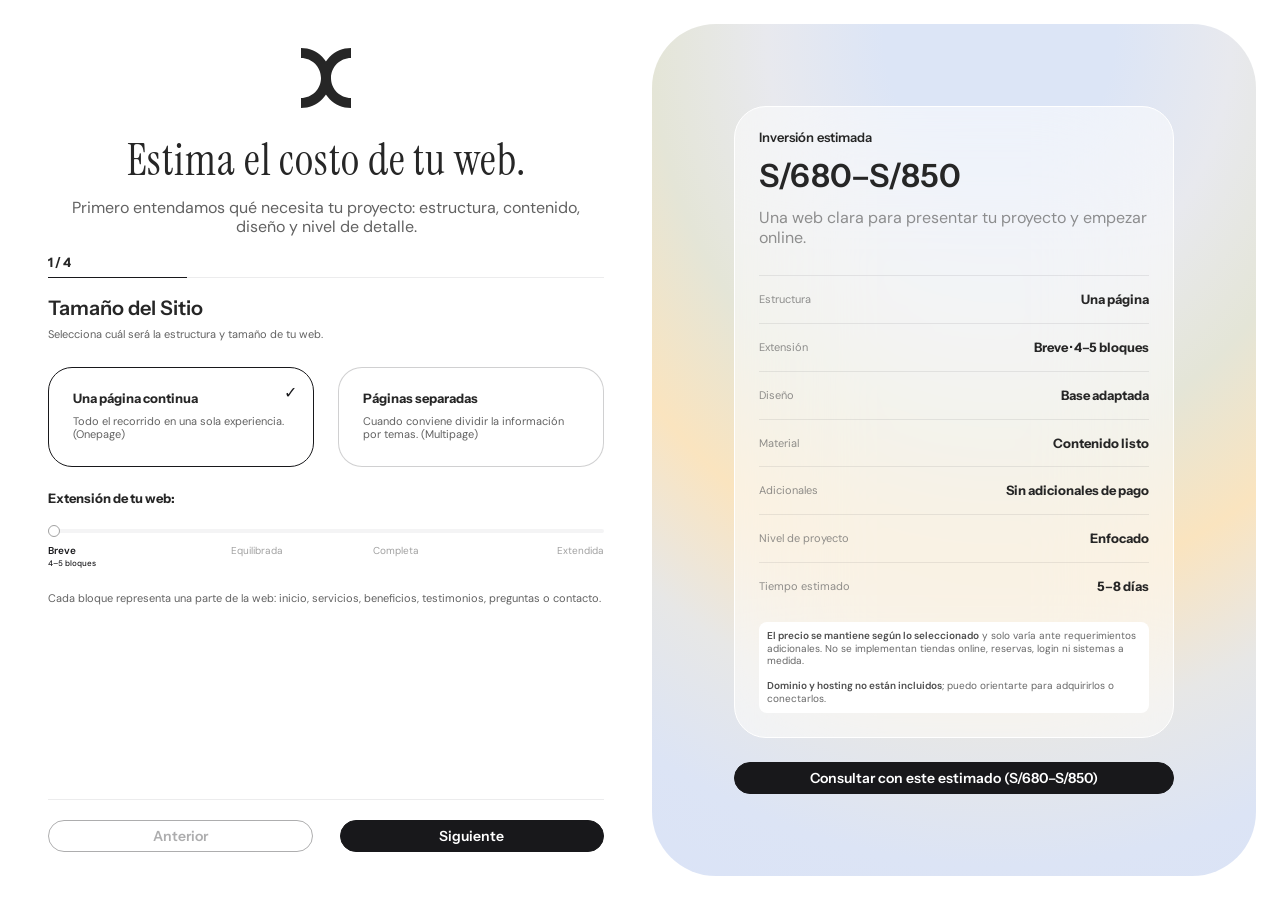
<file: budget/index.html>
<!DOCTYPE html>
<html lang="es">
<head>
  <meta charset="UTF-8">
  <meta name="viewport" content="width=device-width, initial-scale=1.0">
  <title>Budget | Diego Cano</title>
  <link rel="icon" type="image/svg+xml" href='data:image/svg+xml;utf8,<svg xmlns="http://www.w3.org/2000/svg" width="25" height="30" viewBox="0 0 25 30" fill="none"><path d="M24.9998 30L24.9998 25C19.477 25 14.9998 20.5228 14.9998 15C14.9998 9.47714 19.477 5 24.9998 5V0C16.7155 0 9.99983 6.71573 9.99983 15C9.99983 23.2843 16.7155 30 24.9998 30Z" fill="%23262626"/><path d="M0 0L0.00000123185 5C5.52282 5 9.99983 9.47716 9.99983 15C9.99983 20.5229 5.52282 25 0.00000425192 25L0.0000045301 30C8.28429 30 14.9998 23.2843 14.9998 15C14.9998 6.71573 8.28429 0 0 0Z" fill="%23262626"/></svg>'>
  <link rel="preconnect" href="https://fonts.googleapis.com">
  <link rel="preconnect" href="https://fonts.gstatic.com" crossorigin>
  <link href="https://fonts.googleapis.com/css2?family=DM+Sans:wght@400;500;600;700&family=Instrument+Sans:wght@600;700&family=Instrument+Serif&display=swap" rel="stylesheet">
  <style>
    :root {
      --ink: #262626;
      --black: #18181b;
      --muted: #626262;
      --soft: #f4f4f5;
      --line: rgba(24, 24, 27, 0.2);
      --panel: rgba(255, 255, 255, 0.5);
    }

    * { box-sizing: border-box; }

    html,
    body {
      width: 100%;
      height: 100%;
      margin: 0;
      overflow: hidden;
      background: #fff;
      color: var(--ink);
      font-family: "DM Sans", sans-serif;
    }

    body {
      min-height: 100svh;
    }

    button,
    input {
      font: inherit;
    }

    button,
    label {
      -webkit-tap-highlight-color: transparent;
    }

    .budget-page {
      width: 100%;
      min-height: 100svh;
      display: grid;
      grid-template-columns: repeat(2, minmax(0, 1fr));
      gap: 24px;
      padding: 24px;
    }

    .question-panel {
      min-width: 0;
      height: calc(100svh - 48px);
      display: grid;
      grid-template-rows: auto auto minmax(0, 1fr) auto auto;
      gap: clamp(18px, 2.2svh, 28px);
      padding: 24px;
    }

    .intro {
      display: flex;
      flex-direction: column;
      align-items: center;
      gap: 24px;
      text-align: center;
    }

    .logo {
      width: 50px;
      height: 60px;
      display: block;
    }

    .intro-copy {
      display: grid;
      gap: 10px;
      max-width: 560px;
    }

    h1 {
      margin: 0;
      font-family: "Instrument Serif", serif;
      font-size: clamp(36px, 3.6vw, 44px);
      line-height: 1.3;
      letter-spacing: 0.88px;
      font-weight: 400;
    }

    .intro p,
    .step-lead,
    .hint,
    .choice-copy,
    .addon-copy,
    .estimate-copy,
    .note {
      margin: 0;
      color: var(--muted);
      font-size: 11px;
      line-height: 1.25;
    }

    .intro p {
      font-size: 16px;
      line-height: 1.15;
    }

    .progress {
      display: grid;
      gap: 8px;
      font-family: "Instrument Sans", sans-serif;
      font-size: 13px;
      font-weight: 700;
      line-height: 1;
    }

    .progress-track {
      height: 1px;
      width: 100%;
      background: rgba(24, 24, 27, 0.08);
      position: relative;
      overflow: hidden;
    }

    .progress-fill {
      position: absolute;
      inset: 0 auto 0 0;
      width: 25%;
      background: var(--black);
      transition: width 420ms cubic-bezier(.2, .8, .2, 1);
    }

    .steps {
      min-height: 0;
      height: 100%;
    }

    .step {
      display: none;
      flex-direction: column;
      gap: clamp(20px, 2.8svh, 28px);
      height: 100%;
      min-height: 0;
      overflow: auto;
      scrollbar-width: thin;
    }

    .step.is-active {
      display: flex;
      animation: stepIn 360ms cubic-bezier(.2, .8, .2, 1);
    }

    @keyframes stepIn {
      from { opacity: 0; transform: translateY(8px); }
      to { opacity: 1; transform: translateY(0); }
    }

    .step-heading {
      display: grid;
      gap: 10px;
      flex: 0 0 auto;
    }

    h2 {
      margin: 0;
      font-family: "Instrument Sans", sans-serif;
      font-size: 20px;
      line-height: 1;
      font-weight: 600;
    }

    .choice-grid {
      display: grid;
      grid-template-columns: repeat(2, minmax(0, 1fr));
      gap: 24px;
    }

    .choice-grid.one-col {
      grid-template-columns: 1fr;
      gap: 20px;
    }

    .option {
      position: relative;
      cursor: pointer;
      min-width: 0;
    }

    .option input {
      position: absolute;
      opacity: 0;
      pointer-events: none;
    }

    .option-card {
      min-height: 82px;
      height: 100%;
      display: flex;
      flex-direction: column;
      justify-content: center;
      gap: 10px;
      padding: 24px;
      border: 0.5px solid var(--line);
      border-radius: 24px;
      background: rgba(255, 255, 255, 0.62);
      transition: border 180ms ease, background 180ms ease;
    }

    .option input:checked + .option-card {
      border: 1px solid var(--black);
      background: #fff;
    }

    .option-card strong,
    .addon-title,
    .estimate-label,
    .metric strong {
      font-family: "Instrument Sans", sans-serif;
      font-size: 13px;
      line-height: 1;
      font-weight: 700;
      color: var(--ink);
    }

    .checkmark {
      position: absolute;
      top: 17px;
      right: 17px;
      opacity: 0;
      color: var(--black);
      font-family: "Instrument Sans", sans-serif;
      font-size: 16px;
      line-height: 1;
      transition: opacity 160ms ease;
    }

    input:checked + .option-card .checkmark,
    .addon input:checked + .addon-card .checkmark {
      opacity: 1;
    }

    .addon .checkmark {
      display: none;
    }

    .slider-block {
      display: grid;
      gap: 24px;
    }

    .block-title {
      margin: 0;
      font-family: "Instrument Sans", sans-serif;
      font-size: 13px;
      line-height: 1;
      font-weight: 700;
    }

    .range-wrap {
      display: grid;
      gap: 12px;
    }

    input[type="range"] {
      width: 100%;
      height: 4px;
      margin: 0;
      appearance: none;
      border-radius: 999px;
      background: linear-gradient(90deg, var(--black) var(--range, 0%), var(--soft) var(--range, 0%));
      outline: none;
    }

    input[type="range"]::-webkit-slider-thumb {
      appearance: none;
      width: 12px;
      height: 12px;
      border-radius: 999px;
      border: 1px solid #a1a1a1;
      background: #fff;
      cursor: grab;
    }

    input[type="range"]::-moz-range-thumb {
      width: 12px;
      height: 12px;
      border-radius: 999px;
      border: 1px solid #a1a1a1;
      background: #fff;
      cursor: grab;
    }

    .range-labels {
      display: grid;
      grid-template-columns: repeat(4, 1fr);
      align-items: start;
      gap: 0;
      color: #a1a1a1;
      font-size: 10px;
      line-height: 1.15;
    }

    .range-labels span {
      display: grid;
      gap: 2px;
    }

    .range-labels span:nth-child(1) { text-align: left; }
    .range-labels span:nth-child(2),
    .range-labels span:nth-child(3) { text-align: center; }
    .range-labels span:nth-child(4) { text-align: right; }

    .range-labels strong {
      color: var(--black);
      font-weight: 600;
    }

    .range-labels small {
      font-size: 8px;
      color: var(--black);
      font-weight: 500;
    }

    .visual-detail {
      display: grid;
      grid-template-rows: 0fr;
      opacity: 0;
      transition: grid-template-rows 280ms ease, opacity 220ms ease;
    }

    .visual-detail.is-open {
      grid-template-rows: 1fr;
      opacity: 1;
    }

    .visual-detail-inner {
      min-height: 0;
      overflow: hidden;
      display: grid;
      gap: 16px;
    }

    .radio-option {
      display: grid;
      grid-template-columns: 16px minmax(0, 1fr);
      gap: 12px;
      cursor: pointer;
    }

    .radio-option input {
      width: 16px;
      height: 16px;
      margin: 0;
      accent-color: var(--black);
    }

    .radio-option strong {
      display: block;
      margin-bottom: 4px;
      font-size: 11px;
      line-height: 1;
      font-weight: 600;
    }

    .radio-option small {
      display: block;
      color: var(--muted);
      font-size: 11px;
      line-height: 1.2;
    }

    .addons {
      display: grid;
      grid-template-columns: repeat(2, minmax(0, 1fr));
      gap: 16px;
    }

    .addon {
      position: relative;
      cursor: pointer;
      min-width: 0;
    }

    .addon input {
      position: absolute;
      opacity: 0;
      pointer-events: none;
    }

    .addon-card {
      min-height: 52px;
      height: 100%;
      position: relative;
      display: flex;
      flex-direction: column;
      justify-content: center;
      gap: 4px;
      padding: 16px 12px;
      border: 0.5px solid var(--line);
      border-radius: 15px;
      background: #fff;
      transition: border 180ms ease;
    }

    .addon input:checked + .addon-card {
      border: 1.5px solid var(--black);
    }

    .addon input:checked + .addon-card .addon-badge {
      background: var(--black);
      color: #fff;
    }

    .addon-title {
      padding-right: 76px;
      white-space: nowrap;
      overflow: hidden;
      text-overflow: ellipsis;
    }

    .addon-copy {
      color: var(--muted);
      overflow: hidden;
      white-space: nowrap;
      text-overflow: ellipsis;
    }

    .addon-badge {
      position: absolute;
      top: 5px;
      right: 5px;
      border-radius: 8px;
      background: #ebebeb;
      padding: 2px 8px;
      color: var(--ink);
      font-size: 10px;
      line-height: 1;
      font-style: normal;
      font-weight: 600;
    }

    @media (max-height: 760px) and (min-width: 861px) {
      .addon.is-included {
        display: none;
      }
    }

    .divider {
      width: 100%;
      height: 1px;
      background: rgba(24, 24, 27, 0.08);
    }

    .actions {
      display: grid;
      grid-template-columns: repeat(2, minmax(0, 1fr));
      gap: 27px;
    }

    .button {
      width: 100%;
      border: 1px solid var(--black);
      border-radius: 22px;
      padding: 8px 16px;
      background: transparent;
      color: var(--black);
      font-family: "Instrument Sans", sans-serif;
      font-size: 14px;
      line-height: 1;
      font-weight: 600;
      cursor: pointer;
      transition: transform 180ms ease, background 180ms ease, color 180ms ease;
    }

    .button:hover {
      transform: translateY(-1px);
    }

    .button.primary {
      background: var(--black);
      color: #fff;
    }

    .button:disabled {
      opacity: 0.35;
      cursor: default;
      transform: none;
    }

    .estimate-shell {
      position: relative;
      height: calc(100svh - 48px);
      min-height: 0;
      display: flex;
      flex-direction: column;
      align-items: center;
      justify-content: center;
      gap: clamp(14px, 2.6svh, 24px);
      padding: clamp(38px, 10.8svh, 91px) clamp(44px, 6.6vw, 82px);
      border-radius: 64px;
      overflow: hidden;
      background: radial-gradient(116.95% 99.16% at 50% 0.84%, #DCE5F6 0%, #DCE5F6 14.29%, #E8E9EE 28.57%, #E4E5D7 42.86%, #FAE4BF 57.14%, #E7E7E6 71.43%, #DCE4F5 85.71%, #DAE3F7 100%);
      background-size: 115% 115%;
      animation: budgetGradient 12s ease-in-out infinite alternate;
      isolation: isolate;
    }

    @keyframes budgetGradient {
      from { background-position: 50% 0%; }
      to { background-position: 48% 4%; }
    }

    .estimate-card {
      width: min(100%, 454px);
      display: flex;
      flex-direction: column;
      gap: clamp(18px, 3.1svh, 32px);
      padding: clamp(18px, 2.9svh, 24px);
      border: 1px solid #fff;
      border-radius: 32px;
      background: var(--panel);
      backdrop-filter: blur(60px);
      -webkit-backdrop-filter: blur(60px);
    }

    .estimate-top {
      display: grid;
      gap: 16px;
    }

    .estimate-label {
      font-weight: 600;
    }

    .amount {
      font-family: "Instrument Sans", sans-serif;
      font-size: 32px;
      line-height: 1;
      font-weight: 600;
    }

    .estimate-copy {
      font-size: 16px;
      line-height: 1.2;
      opacity: 0.7;
    }

    .metrics {
      display: grid;
      gap: clamp(10px, 1.9svh, 16px);
    }

    .metric {
      display: grid;
      grid-template-columns: minmax(80px, 1fr) minmax(0, 2fr);
      gap: 16px;
      align-items: center;
      padding-top: clamp(10px, 1.9svh, 16px);
      border-top: 1px solid rgba(24, 24, 27, 0.08);
      font-size: 11px;
      line-height: 1;
    }

    .metric span {
      color: var(--muted);
      opacity: 0.7;
    }

    .metric strong {
      justify-self: end;
      text-align: right;
      line-height: 1.15;
    }

    .note {
      padding: 8px;
      border-radius: 8px;
      background: #fff;
      color: rgba(38, 38, 38, 0.7);
      font-size: 10px;
      line-height: 1.25;
    }

    .note strong {
      font-weight: 600;
      color: rgba(38, 38, 38, 0.82);
    }

    .consult {
      width: min(100%, 454px);
      display: block;
      text-align: center;
      text-decoration: none;
    }

    .mobile-drawer {
      display: none;
    }

    @media (min-width: 1500px) and (min-height: 820px) {
      .budget-page {
        padding: clamp(28px, 1.8vw, 36px);
      }

      .question-panel,
      .estimate-shell {
        height: calc(100svh - clamp(56px, 3.6vw, 72px));
      }

      .question-panel {
        padding: clamp(28px, 1.8vw, 36px);
      }

      .estimate-shell {
        padding: clamp(74px, 8svh, 108px) clamp(72px, 5vw, 104px);
      }

      h1 {
        font-size: clamp(48px, 3.1vw, 54px);
      }

      .intro p,
      .estimate-copy {
        font-size: 18px;
      }

      h2 {
        font-size: 22px;
      }

      .option-card {
        min-height: 92px;
      }

      .option-card strong,
      .addon-title,
      .metric strong,
      .block-title,
      .progress {
        font-size: 14px;
      }

      .choice-copy,
      .addon-copy,
      .step-lead,
      .hint,
      .metric {
        font-size: 12px;
      }

      .button,
      .estimate-label {
        font-size: 15px;
      }

      .amount {
        font-size: 36px;
      }

      .note {
        font-size: 11px;
      }
    }

    @media (max-width: 1100px) and (orientation: landscape) {
      .budget-page {
        grid-template-columns: repeat(2, minmax(0, 1fr));
        gap: 16px;
        padding: 18px;
      }

      .question-panel,
      .estimate-shell {
        height: calc(100svh - 36px);
      }

      .question-panel {
        padding: 18px;
      }

      .estimate-shell {
        min-height: auto;
        padding: 44px 36px;
      }

      .intro {
        gap: 16px;
      }

      .logo {
        width: 42px;
        height: 50px;
      }

      h1 {
        font-size: 36px;
      }

      .step {
        gap: 18px;
      }

      .option-card {
        padding: 18px;
      }

      .addons {
        gap: 12px;
      }

      .addon.is-included {
        display: none;
      }
    }

    @media (max-width: 860px), (orientation: portrait) and (max-width: 1180px) {
      html,
      body {
        overflow: hidden;
      }

      body {
        display: block;
        padding-bottom: 0;
      }

      .budget-page {
        display: block;
        height: calc(100svh - 94px);
        min-height: 0;
        padding: 18px;
        overflow: hidden;
      }

      .question-panel {
        min-height: 0;
        height: 100%;
        padding: 0;
        gap: clamp(12px, 2.4svh, 22px);
      }

      .intro {
        gap: clamp(10px, 2svh, 18px);
        padding-top: 4px;
      }

      .logo {
        width: 38px;
        height: 46px;
      }

      h1 {
        font-size: clamp(30px, 8.8vw, 36px);
      }

      .intro p {
        font-size: clamp(12px, 3.3vw, 14px);
      }

      .step {
        gap: clamp(14px, 2.6svh, 22px);
        padding-right: 3px;
      }

      .choice-grid,
      .addons {
        grid-template-columns: 1fr;
        gap: 14px;
      }

      .choice-grid.mobile-two {
        grid-template-columns: repeat(2, minmax(0, 1fr));
      }

      .option-card {
        min-height: auto;
        padding: clamp(14px, 3.8vw, 18px);
      }

      .visual-detail-inner {
        gap: 14px;
      }

      .addon-card {
        min-height: 58px;
      }

      .actions {
        gap: 14px;
      }

      .estimate-shell {
        display: none;
      }

      .mobile-drawer {
        position: fixed;
        left: 12px;
        right: 12px;
        bottom: 12px;
        z-index: 20;
        display: block;
        border: 1px solid rgba(255, 255, 255, 0.75);
        border-radius: 24px;
        background: #18181b;
        backdrop-filter: blur(34px);
        -webkit-backdrop-filter: blur(34px);
        box-shadow: 0 14px 45px rgba(24, 24, 27, 0.12);
        overflow: hidden;
        color: #fff;
      }

      .mobile-drawer.is-open {
        background: rgba(255, 255, 255, 0.78);
        color: var(--ink);
      }

      .mobile-summary {
        width: 100%;
        display: grid;
        grid-template-columns: minmax(0, 1fr) auto auto;
        align-items: center;
        gap: 10px;
        padding: 14px 16px;
      }

      .mobile-summary-toggle {
        min-width: 0;
        border: 0;
        background: transparent;
        color: inherit;
        text-align: left;
        cursor: pointer;
        padding: 0;
      }

      .mobile-summary span {
        display: block;
        color: rgba(255, 255, 255, 0.68);
        font-size: 11px;
      }

      .mobile-drawer.is-open .mobile-summary span {
        color: var(--muted);
      }

      .mobile-summary strong {
        font-family: "Instrument Sans", sans-serif;
        font-size: 20px;
        line-height: 1;
        font-weight: 600;
        color: #fff;
      }

      .mobile-drawer.is-open .mobile-summary strong {
        color: var(--ink);
      }

      .mobile-quick-consult {
        border-radius: 999px;
        background: #fff;
        color: var(--black);
        padding: 8px 12px;
        font-family: "Instrument Sans", sans-serif;
        font-size: 12px;
        line-height: 1;
        font-weight: 600;
        text-decoration: none;
        white-space: nowrap;
      }

      .drawer-chevron {
        width: 24px;
        height: 24px;
        border: 0;
        border-radius: 999px;
        background: var(--black);
        color: #fff;
        display: grid;
        place-items: center;
        font-size: 14px;
        line-height: 1;
        cursor: pointer;
        transition: transform 220ms ease;
      }

      .mobile-drawer.is-open .drawer-chevron {
        transform: rotate(180deg);
      }

      .mobile-details {
        display: grid;
        grid-template-rows: 0fr;
        transition: grid-template-rows 280ms ease;
      }

      .mobile-drawer.is-open .mobile-details {
        grid-template-rows: 1fr;
      }

      .mobile-details-inner {
        min-height: 0;
        overflow: hidden;
        padding: 0 16px;
      }

      .mobile-drawer.is-open .mobile-details-inner {
        padding-bottom: 16px;
      }

      .mobile-drawer .metrics {
        gap: 10px;
      }

      .mobile-drawer .metric {
        padding-top: 10px;
      }

      .mobile-drawer .consult {
        width: 100%;
        margin-top: 14px;
      }
    }

    @media (max-width: 520px) {
      .budget-page {
        padding: 18px 16px;
      }

      h1 {
        font-size: 34px;
      }

      .choice-grid.mobile-two {
        grid-template-columns: 1fr;
      }

      .actions {
        grid-template-columns: 1fr;
      }
    }
  </style>
</head>
<body>
  <main class="budget-page">
    <section class="question-panel" aria-label="Configurador de presupuesto">
      <header class="intro">
        <svg class="logo" xmlns="http://www.w3.org/2000/svg" width="25" height="30" viewBox="0 0 25 30" fill="none" aria-hidden="true">
          <path d="M24.9998 30L24.9998 25C19.477 25 14.9998 20.5228 14.9998 15C14.9998 9.47714 19.477 5 24.9998 5V0C16.7155 0 9.99983 6.71573 9.99983 15C9.99983 23.2843 16.7155 30 24.9998 30Z" fill="#262626"/>
          <path d="M0 0L0.00000123185 5C5.52282 5 9.99983 9.47716 9.99983 15C9.99983 20.5229 5.52282 25 0.00000425192 25L0.0000045301 30C8.28429 30 14.9998 23.2843 14.9998 15C14.9998 6.71573 8.28429 0 0 0Z" fill="#262626"/>
        </svg>
        <div class="intro-copy">
          <h1>Estima el costo de tu web.</h1>
          <p>Primero entendamos qué necesita tu proyecto: estructura, contenido, diseño y nivel de detalle.</p>
        </div>
      </header>

      <div class="progress" aria-live="polite">
        <span id="stepCounter">1 / 4</span>
        <div class="progress-track" aria-hidden="true">
          <div class="progress-fill" id="progressFill"></div>
        </div>
      </div>

      <form class="steps" id="budgetForm">
        <section class="step is-active" data-step="0">
          <div class="step-heading">
            <h2>Tamaño del Sitio</h2>
            <p class="step-lead">Selecciona cuál será la estructura y tamaño de tu web.</p>
          </div>

          <div class="choice-grid">
            <label class="option">
              <input type="radio" name="structure" value="one" checked>
              <span class="option-card">
                <strong>Una página continua</strong>
                <span class="choice-copy">Todo el recorrido en una sola experiencia. (Onepage)</span>
                <span class="checkmark">✓</span>
              </span>
            </label>
            <label class="option">
              <input type="radio" name="structure" value="multi">
              <span class="option-card">
                <strong>Páginas separadas</strong>
                <span class="choice-copy">Cuando conviene dividir la información por temas. (Multipage)</span>
                <span class="checkmark">✓</span>
              </span>
            </label>
          </div>

          <div class="slider-block">
            <p class="block-title" id="extensionTitle">Extensión de tu web:</p>
            <div class="range-wrap">
              <input id="sizeRange" type="range" min="0" max="3" step="1" value="0" aria-label="Extensión de tu web">
              <div class="range-labels" id="rangeLabels"></div>
            </div>
            <p class="hint" id="sizeHint">Cada bloque representa una parte de la web: inicio, servicios, beneficios, testimonios, preguntas o contacto.</p>
          </div>
        </section>

        <section class="step" data-step="1">
          <div class="step-heading">
            <h2>Diseño de la web</h2>
            <p class="step-lead">Elige el nivel visual que necesita el proyecto.</p>
          </div>

          <div class="choice-grid">
            <label class="option">
              <input type="radio" name="visualMode" value="guided" checked>
              <span class="option-card">
                <strong>Diseño base adaptado</strong>
                <span class="choice-copy">Una estructura cuidada, ajustada a tu contenido y marca.</span>
                <span class="checkmark">✓</span>
              </span>
            </label>
            <label class="option">
              <input type="radio" name="visualMode" value="own">
              <span class="option-card">
                <strong>Diseño personalizado</strong>
                <span class="choice-copy">Más decisiones visuales, composición y detalles pensados para tu marca.</span>
                <span class="checkmark">✓</span>
              </span>
            </label>
          </div>

          <div class="visual-detail" id="visualDetail">
            <div class="visual-detail-inner">
              <p class="block-title">Elige el nivel visual que necesita el proyecto:</p>
              <label class="radio-option">
                <input type="radio" name="visualEffort" value="brand" checked>
                <span><strong>Estética de marca</strong><small>Colores, composición y detalles gráficos más alineados a tu identidad visual.</small></span>
              </label>
              <label class="radio-option">
                <input type="radio" name="visualEffort" value="motion">
                <span><strong>Animaciones adicionales</strong><small>Transiciones, apariciones y microinteracciones al navegar o hacer scroll.</small></span>
              </label>
              <label class="radio-option">
                <input type="radio" name="visualEffort" value="signature">
                <span><strong>3D o interacción especial</strong><small>Una pieza más trabajada, como objeto 3D ligero, hero interactivo o efecto puntual.</small></span>
              </label>
            </div>
          </div>
        </section>

        <section class="step" data-step="2">
          <div class="step-heading">
            <h2>Material disponible</h2>
            <p class="step-lead">Textos, imágenes y estructura con los que ya cuentas para empezar.</p>
          </div>

          <div class="choice-grid one-col">
            <label class="option">
              <input type="radio" name="content" value="ready" checked>
              <span class="option-card">
                <strong>Contenido listo</strong>
                <span class="choice-copy">Textos e imágenes definidos para avanzar sin ordenar información.</span>
                <span class="checkmark">✓</span>
              </span>
            </label>
            <label class="option">
              <input type="radio" name="content" value="organize">
              <span class="option-card">
                <strong>Por ordenar</strong>
                <span class="choice-copy">Hay material, pero necesita estructura, síntesis y optimización.</span>
                <span class="checkmark">✓</span>
              </span>
            </label>
            <label class="option">
              <input type="radio" name="content" value="base">
              <span class="option-card">
                <strong>Idea base</strong>
                <span class="choice-copy">Solo hay información general, todavía sin estructura.</span>
                <span class="checkmark">✓</span>
              </span>
            </label>
          </div>
        </section>

        <section class="step" data-step="3">
          <div class="step-heading">
            <h2>Adicionales</h2>
            <p class="step-lead">Agrega piezas extra si tu proyecto las necesita.</p>
          </div>

          <div class="addons" id="addons"></div>
        </section>
      </form>

      <div class="divider"></div>

      <nav class="actions" aria-label="Navegación del cotizador">
        <button class="button" id="prevStep" type="button">Anterior</button>
        <button class="button primary" id="nextStep" type="button">Siguiente</button>
      </nav>
    </section>

    <aside class="estimate-shell" aria-label="Resumen del presupuesto">
      <div class="estimate-card">
        <div class="estimate-top">
          <div class="estimate-label">Inversión estimada</div>
          <div class="amount" id="amount">S/680–S/850</div>
          <p class="estimate-copy" id="read">Una web clara para presentar tu proyecto y empezar online.</p>
        </div>
        <div class="metrics" id="metrics"></div>
        <p class="note"><strong>El precio se mantiene según lo seleccionado</strong> y solo varía ante requerimientos adicionales. No se implementan tiendas online, reservas, login ni sistemas a medida.<br><br><strong>Dominio y hosting no están incluidos</strong>; puedo orientarte para adquirirlos o conectarlos.</p>
      </div>
      <a class="button primary consult" id="consultLink" href="#" target="_blank" rel="noopener">Consultar con este estimado (S/680–S/850)</a>
    </aside>
  </main>

  <aside class="mobile-drawer" id="mobileDrawer" aria-label="Resumen móvil">
    <div class="mobile-summary">
      <button class="mobile-summary-toggle" id="drawerToggle" type="button" aria-expanded="false">
        <span><span>Inversión estimada</span><strong id="mobileAmount">S/680–S/850</strong></span>
      </button>
      <a class="mobile-quick-consult" id="mobileQuickConsultLink" href="#" target="_blank" rel="noopener">Consultar</a>
      <button class="drawer-chevron" id="drawerChevron" type="button" aria-label="Ver detalle del estimado">⌃</button>
    </div>
    <div class="mobile-details">
      <div class="mobile-details-inner">
        <div class="metrics" id="mobileMetrics"></div>
        <a class="button primary consult" id="mobileConsultLink" href="#" target="_blank" rel="noopener">Consultar con este estimado</a>
      </div>
    </div>
  </aside>

  <script>
    const sizeSteps = [
      {
        key: "focused",
        label: "Breve",
        oneRange: "4–5 bloques",
        multiRange: "2–3 páginas",
        descriptionOne: "Un recorrido directo para presentar lo esencial.",
        descriptionMulti: "Un sitio breve, dividido solo en las páginas necesarias.",
        sections: 5,
        pages: 3,
        oneCost: 0,
        multiCost: 370,
        onePadding: 170,
        multiPadding: 280
      },
      {
        key: "balanced",
        label: "Equilibrada",
        oneRange: "6–8 bloques",
        multiRange: "4–5 páginas",
        descriptionOne: "Más espacio para explicar servicios, beneficios o proceso.",
        descriptionMulti: "Más estructura para separar servicios, información y contacto.",
        sections: 8,
        pages: 5,
        oneCost: 140,
        multiCost: 930,
        onePadding: 300,
        multiPadding: 430
      },
      {
        key: "complete",
        label: "Completa",
        oneRange: "9–11 bloques",
        multiRange: "6–8 páginas",
        descriptionOne: "Un recorrido más amplio, con más argumentos y detalle.",
        descriptionMulti: "Un sitio más amplio, con varias páginas y mejor recorrido.",
        sections: 11,
        pages: 8,
        oneCost: 400,
        multiCost: 1680,
        onePadding: 620,
        multiPadding: 620
      },
      {
        key: "extended",
        label: "Extendida",
        oneRange: "12–14 bloques",
        multiRange: "9–10 páginas",
        descriptionOne: "Para proyectos con más información y más capas de contenido.",
        descriptionMulti: "Para proyectos con más páginas, contenido y navegación.",
        sections: 14,
        pages: 10,
        oneCost: 770,
        multiCost: 2220,
        onePadding: 480,
        multiPadding: 760
      }
    ];

    const addonsData = [
      { label: "WhatsApp o llamada", title: "WhatsApp o llamada", copy: "Una vía directa para que te contacten.", cost: 0, included: true, checked: true },
      { label: "Formulario básico", title: "Formulario básico", copy: "Consulta directa con campos esenciales.", cost: 0, included: true, checked: true },
      { label: "Redes sociales", title: "Enlaces a Redes sociales", copy: "Botones de Facebook, Instagram, etc.", cost: 0, included: true, checked: true },
      { label: "Mapa si aplica", title: "Mapa si aplica", copy: "Para negocios con atención física.", cost: 0, included: true, checked: true },
      { label: "Logo de inicio", title: "Diseño de Logo", copy: "Una marca visual funcional para usar en la web.", cost: 180 },
      { label: "Formulario extendido", title: "Formulario extendido", copy: "Más campos, pasos o preguntas específicas.", cost: 220 },
      { label: "Galería o portafolio", title: "Galería o portafolio", copy: "Imágenes, proyectos, espacios o trabajos.", cost: 260 },
      { label: "Casos o testimonios", title: "Casos o testimonios", copy: "Resultados, trabajos destacados o social proof.", cost: 320 },
      { label: "Animaciones adicionales", title: "Animaciones adicionales", copy: "Transiciones, apariciones o efectos al navegar.", cost: 360 },
      { label: "Video de presentación", title: "Video de presentación", copy: "Video breve para presentar la marca. 40s–3min.", cost: 400, variableHigh: 600, price: "desde S/400" },
      { label: "Segundo idioma", title: "Segundo idioma", copy: "Una versión adicional para llegar a más clientes.", cost: 0, relative: "language", price: "variable" }
    ];

    const form = document.getElementById("budgetForm");
    const steps = [...document.querySelectorAll(".step")];
    const stepCounter = document.getElementById("stepCounter");
    const progressFill = document.getElementById("progressFill");
    const prevStep = document.getElementById("prevStep");
    const nextStep = document.getElementById("nextStep");
    const amount = document.getElementById("amount");
    const mobileAmount = document.getElementById("mobileAmount");
    const read = document.getElementById("read");
    const metrics = document.getElementById("metrics");
    const mobileMetrics = document.getElementById("mobileMetrics");
    const range = document.getElementById("sizeRange");
    const rangeLabels = document.getElementById("rangeLabels");
    const sizeHint = document.getElementById("sizeHint");
    const extensionTitle = document.getElementById("extensionTitle");
    const visualDetail = document.getElementById("visualDetail");
    const addons = document.getElementById("addons");
    const consultLink = document.getElementById("consultLink");
    const mobileConsultLink = document.getElementById("mobileConsultLink");
    const mobileQuickConsultLink = document.getElementById("mobileQuickConsultLink");
    const mobileDrawer = document.getElementById("mobileDrawer");
    const drawerToggle = document.getElementById("drawerToggle");
    const drawerChevron = document.getElementById("drawerChevron");
    let currentStep = 0;

    function money(value) {
      return `S/${value}`;
    }

    function selected(name) {
      return form.querySelector(`[name="${name}"]:checked`);
    }

    function selectedExtras() {
      return [...form.querySelectorAll(".addon input:checked")];
    }

    function createAddons() {
      addons.innerHTML = addonsData.map((item, index) => {
        const badge = item.included ? "Incluido" : item.price || `+ S/${item.cost}`;
        return `
          <label class="addon ${item.included ? "is-included" : "is-paid"}">
            <input type="checkbox"
              data-label="${item.label}"
              data-cost="${item.cost}"
              ${item.variableHigh ? `data-variable-high="${item.variableHigh}"` : ""}
              ${item.relative ? `data-relative="${item.relative}"` : ""}
              ${item.included ? `data-included="true"` : ""}
              ${item.checked ? "checked" : ""}>
            <span class="addon-card">
              <em class="addon-badge">${badge}</em>
              <strong class="addon-title">${item.title}</strong>
              <span class="addon-copy">${item.copy}</span>
              <span class="checkmark">✓</span>
            </span>
          </label>
        `;
      }).join("");
    }

    function updateStep() {
      steps.forEach((step, index) => step.classList.toggle("is-active", index === currentStep));
      stepCounter.textContent = `${currentStep + 1} / 4`;
      progressFill.style.width = `${((currentStep + 1) / 4) * 100}%`;
      prevStep.disabled = currentStep === 0;
      nextStep.textContent = currentStep === steps.length - 1 ? "Consultar" : "Siguiente";
    }

    function updateRangeLabels(structure) {
      const index = Number(range.value);
      range.style.setProperty("--range", `${(index / 3) * 100}%`);
      rangeLabels.innerHTML = sizeSteps.map((step, i) => {
        const rangeText = structure === "multi" ? step.multiRange : step.oneRange;
        if (i === index) {
          return `<span><strong>${step.label}</strong><small>${rangeText}</small></span>`;
        }
        return `<span>${step.label}</span>`;
      }).join("");
      extensionTitle.textContent = structure === "multi" ? "Extensión de tu sitio:" : "Extensión de tu web:";
      sizeHint.textContent = structure === "multi"
        ? "Cada página representa una pantalla interna del sitio: inicio, servicios, nosotros, contacto u otras vistas."
        : "Cada bloque representa una parte de la web: inicio, servicios, beneficios, testimonios, preguntas o contacto.";
    }

    function calculate() {
      const structure = selected("structure").value;
      const visualMode = selected("visualMode").value;
      const content = selected("content").value;
      const extras = selectedExtras();
      const sizeIndex = Number(range.value);
      const sizeData = sizeSteps[sizeIndex];

      visualDetail.classList.toggle("is-open", visualMode === "own");
      updateRangeLabels(structure);

      let total = 680;
      let rangePadding = 170;
      let pageCount = 1;
      let structureLabel = "Una página";
      let sizeLabel = "";
      let sectionCount = sizeData.sections;

      if (structure === "one") {
        structureLabel = "Una página";
        sizeLabel = `${sizeData.label} · ${sizeData.oneRange}`;
        total += sizeData.oneCost;
        rangePadding = sizeData.onePadding;
      } else {
        pageCount = sizeData.pages;
        structureLabel = "Páginas separadas";
        sizeLabel = `${sizeData.label} · ${sizeData.multiRange}`;
        sectionCount = Math.min(10, 4 + Math.ceil(pageCount / 2));
        total += sizeData.multiCost;
        rangePadding = sizeData.multiPadding;
      }

      let visualLabel = "Base adaptada";
      if (visualMode === "own") {
        const effort = selected("visualEffort").value;
        if (effort === "brand") {
          total += structure === "multi" ? 320 + pageCount * 35 : 300;
          visualLabel = "Personalizado · marca";
        }
        if (effort === "motion") {
          total += structure === "multi" ? 520 + pageCount * 55 : 480;
          visualLabel = "Personalizado · animaciones";
        }
        if (effort === "signature") {
          total += structure === "multi" ? 820 + pageCount * 85 : 780;
          visualLabel = "Personalizado · interacción especial";
        }
      }

      let contentLabel = "Contenido listo";
      const contentEffort = structure === "multi"
        ? 0.9 + (pageCount * 0.22)
        : 1 + Math.max(0, sectionCount - 5) * 0.07;

      if (content === "organize") {
        total += Math.round((130 * contentEffort) / 10) * 10;
        contentLabel = "Contenido por ordenar";
      }
      if (content === "base") {
        total += Math.round((200 * contentEffort) / 10) * 10;
        contentLabel = "Idea base";
      }

      const languageExtra = extras.find(item => item.dataset.relative === "language");
      const fixedExtras = extras.filter(item => item.dataset.relative !== "language");
      const paidExtras = fixedExtras.filter(item => item.dataset.included !== "true");
      const variableHighExtra = paidExtras.reduce((sum, item) => sum + Number(item.dataset.variableHigh || 0), 0);
      total += paidExtras.reduce((sum, item) => sum + Number(item.dataset.cost), 0);

      if (languageExtra) {
        if (structure === "multi") {
          total += 160 + pageCount * 70;
        } else {
          total += 160 + Math.max(0, sectionCount - 5) * 24;
        }
      }

      const low = Math.round(total / 10) * 10;

      if (structure === "multi") {
        const baseOverlapPadding = [600, 780, 620, rangePadding];
        let overlapPadding = baseOverlapPadding[sizeIndex] || rangePadding;

        if (sizeIndex < 3) {
          const nextPageDiff = [2, 3, 2][sizeIndex];

          if (visualMode === "own") {
            const visualEffort = selected("visualEffort").value;
            if (visualEffort === "brand") overlapPadding += nextPageDiff * 35;
            if (visualEffort === "motion") overlapPadding += nextPageDiff * 55;
            if (visualEffort === "signature") overlapPadding += nextPageDiff * 85;
          }

          if (content === "organize") {
            overlapPadding += Math.round((130 * nextPageDiff * 0.22) / 10) * 10;
          }

          if (content === "base") {
            overlapPadding += Math.round((200 * nextPageDiff * 0.22) / 10) * 10;
          }

          if (languageExtra) {
            overlapPadding += nextPageDiff * 70;
          }

          overlapPadding += 40;
        }

        rangePadding = Math.max(rangePadding, overlapPadding);
      }

      const high = Math.round((low + rangePadding + variableHighExtra) / 10) * 10;
      const rangeText = `${money(low)}–${money(high)}`;

      let estimatedDays = 0;

      if (structure === "one") {
        const onePageDays = [6, 9, 13, 18];
        estimatedDays = onePageDays[sizeIndex];
      } else {
        const multiDays = [8, 15, 27, 38];
        estimatedDays = multiDays[sizeIndex];
      }

      if (visualMode === "own") {
        const visualEffort = selected("visualEffort").value;
        if (visualEffort === "brand") estimatedDays += structure === "multi" ? 2.5 + pageCount * 0.25 : 2.5;
        if (visualEffort === "motion") estimatedDays += structure === "multi" ? 4 + pageCount * 0.4 : 4;
        if (visualEffort === "signature") estimatedDays += structure === "multi" ? 7 + pageCount * 0.6 : 7;
      }

      if (content === "organize") {
        estimatedDays += structure === "multi"
          ? 1.5 + (pageCount * 0.45)
          : 1.7 + (sizeIndex * 1.2);
      }

      if (content === "base") {
        estimatedDays += structure === "multi"
          ? 3 + (pageCount * 0.7)
          : 3.5 + (sizeIndex * 1.9);
      }

      paidExtras.forEach(item => {
        const label = item.dataset.label || "";
        if (label.includes("Video")) estimatedDays += 4.5;
        else if (label.includes("Animaciones")) estimatedDays += 2.5;
        else if (label.includes("Galería") || label.includes("Casos")) estimatedDays += 1.8;
        else estimatedDays += 1.2;
      });

      if (languageExtra) {
        estimatedDays += structure === "multi"
          ? 2.5 + (pageCount * 0.45)
          : 1.8 + (sizeIndex * 1.2);
      }

      let projectLevel = "Enfocado";
      let time = "5–8 días";
      let reading = "Una web clara para presentar tu proyecto y empezar online.";

      if (estimatedDays > 8) time = "7–10 días";
      if (estimatedDays > 11) time = "8–12 días";

      if (estimatedDays > 15) {
        projectLevel = "Más desarrollado";
        time = "2–3 semanas";
        reading = "Una web con más contenido, más estructura o una dirección visual más marcada.";
      }

      if (estimatedDays > 22) {
        projectLevel = "Más desarrollado";
        time = "3–4 semanas";
        reading = "Una web con más contenido, más estructura o una dirección visual más marcada.";
      }

      if (estimatedDays > 30) {
        projectLevel = "Más completo";
        time = "4–5 semanas";
        reading = "Una web con más piezas, más detalle y una estructura más amplia.";
      }

      if (estimatedDays > 37) {
        projectLevel = "Más completo";
        time = "5–7 semanas";
        reading = "Una web con más piezas, más detalle y una estructura más amplia.";
      }

      if (estimatedDays > 42) {
        projectLevel = "Más completo";
        time = "6–8 semanas";
        reading = "Una web con más piezas, más detalle y una estructura más amplia.";
      }

      if (estimatedDays > 50) {
        projectLevel = "Proyecto amplio";
        time = "7–9 semanas";
        reading = "Un proyecto amplio, con varias páginas, mayor revisión de contenido y más trabajo visual.";
      }

      if (estimatedDays > 62) {
        projectLevel = "Proyecto amplio";
        time = "8–10 semanas";
        reading = "Un proyecto amplio, con varias páginas, mayor revisión de contenido y más trabajo visual.";
      }

      if (estimatedDays > 76) {
        projectLevel = "Proyecto extendido";
        time = "10–12 semanas";
        reading = "Un desarrollo más grande, pensado para varias páginas, contenido amplio y piezas especiales.";
      }

      const extrasLabel = paidExtras.length || languageExtra
        ? extras.filter(item => item.dataset.included !== "true").map(item => item.dataset.label).join(", ")
        : "Sin adicionales de pago";

      const metricHTML = `
        <div class="metric"><span>Estructura</span><strong>${structureLabel}</strong></div>
        <div class="metric"><span>Extensión</span><strong>${sizeLabel}</strong></div>
        <div class="metric"><span>Diseño</span><strong>${visualLabel}</strong></div>
        <div class="metric"><span>Material</span><strong>${contentLabel}</strong></div>
        <div class="metric"><span>Adicionales</span><strong>${extrasLabel}</strong></div>
        <div class="metric"><span>Nivel de proyecto</span><strong>${projectLevel}</strong></div>
        <div class="metric"><span>Tiempo estimado</span><strong>${time}</strong></div>
      `;

      amount.textContent = rangeText;
      mobileAmount.textContent = rangeText;
      read.textContent = reading;
      metrics.innerHTML = metricHTML;
      mobileMetrics.innerHTML = metricHTML;

      const message = encodeURIComponent(`Hola Diego, quiero consultar este estimado para mi web: ${rangeText}.`);
      const href = `https://wa.me/51941037709?text=${message}`;
      consultLink.href = href;
      mobileConsultLink.href = href;
      mobileQuickConsultLink.href = href;
      consultLink.textContent = `Consultar con este estimado (${rangeText})`;
      mobileConsultLink.textContent = `Consultar con este estimado (${rangeText})`;
    }

    createAddons();
    updateStep();
    calculate();

    form.addEventListener("input", calculate);
    range.addEventListener("input", calculate);

    prevStep.addEventListener("click", () => {
      currentStep = Math.max(0, currentStep - 1);
      updateStep();
    });

    nextStep.addEventListener("click", () => {
      if (currentStep === steps.length - 1) {
        consultLink.click();
        return;
      }
      currentStep = Math.min(steps.length - 1, currentStep + 1);
      updateStep();
    });

    function toggleDrawer() {
      const isOpen = mobileDrawer.classList.toggle("is-open");
      drawerToggle.setAttribute("aria-expanded", String(isOpen));
    }

    drawerToggle.addEventListener("click", toggleDrawer);
    drawerChevron.addEventListener("click", toggleDrawer);
  </script>
</body>
</html>
</file>
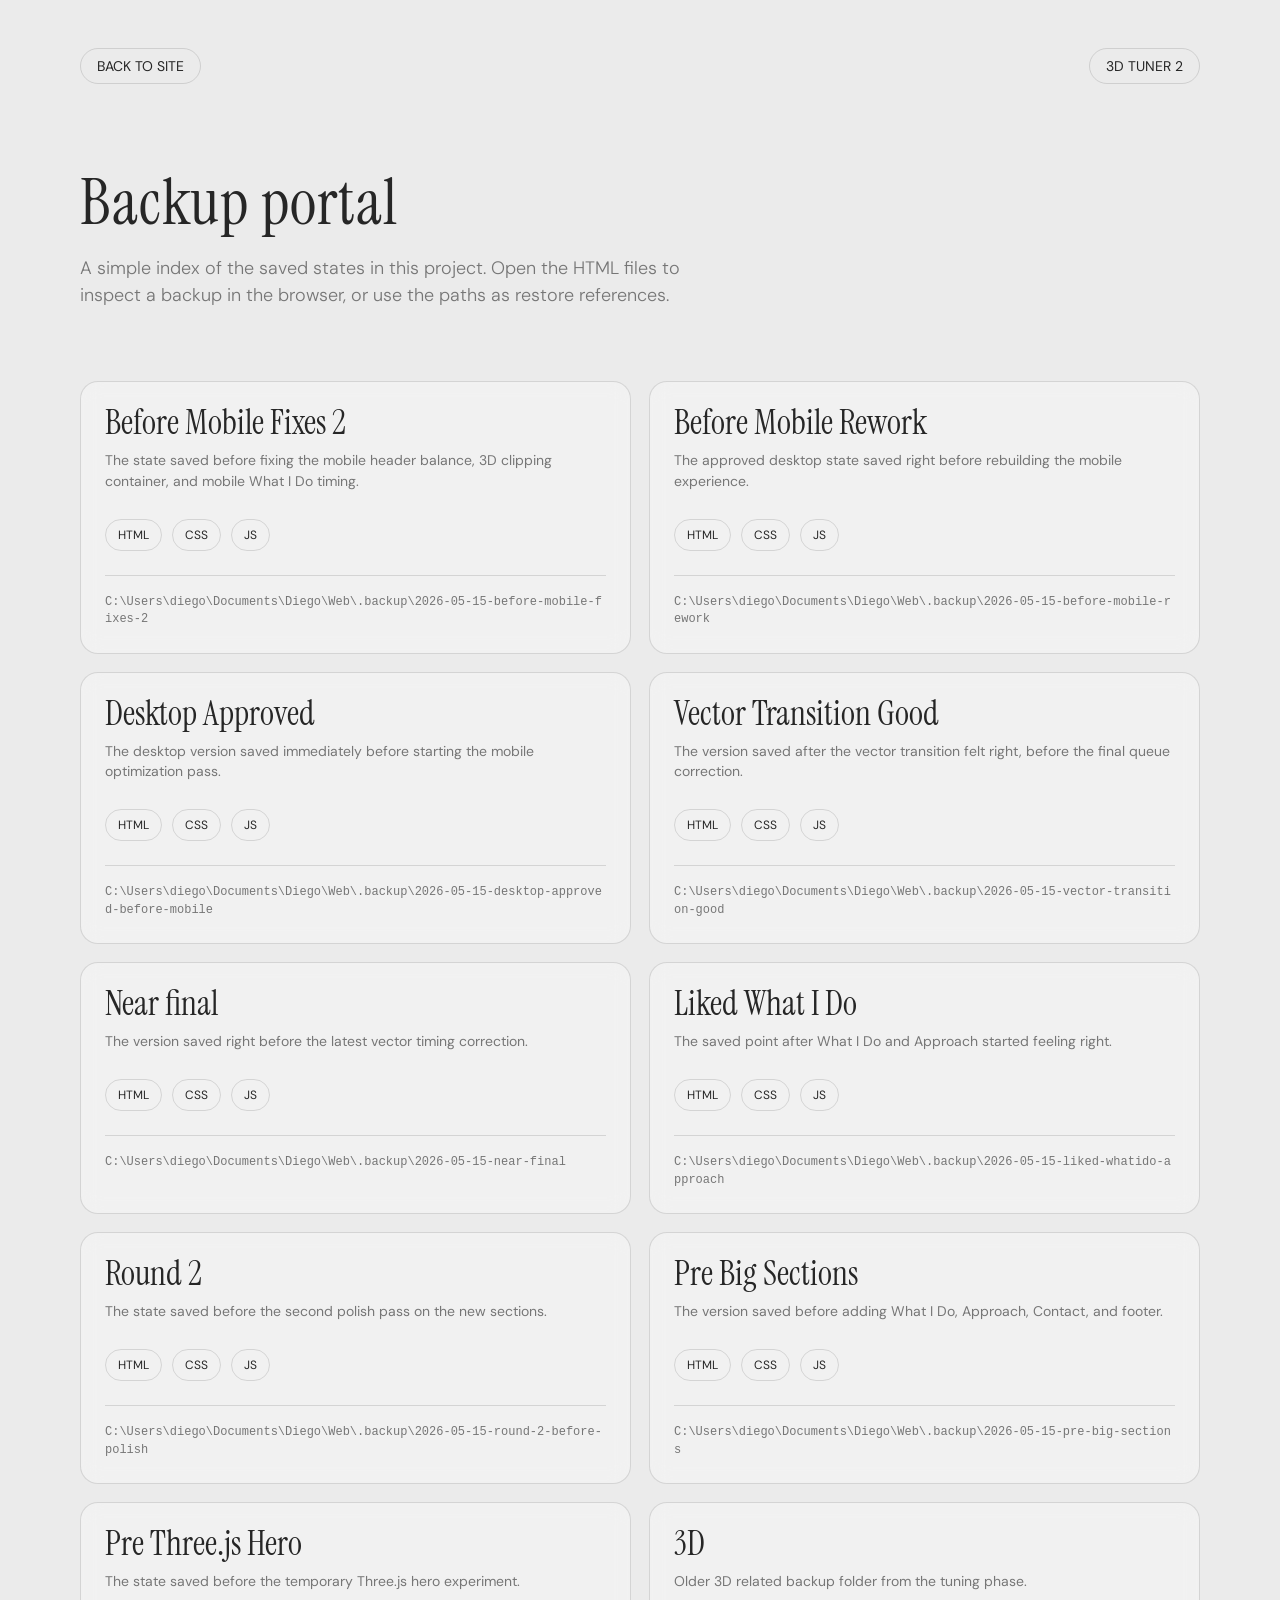
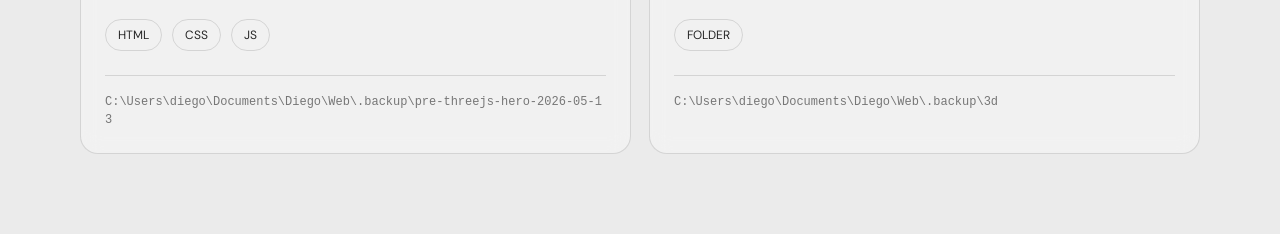
<file: backups.html>
<!DOCTYPE html>
<html lang="en">
<head>
  <meta charset="UTF-8">
  <meta name="viewport" content="width=device-width, initial-scale=1.0">
  <title>Diego Cano - Backups</title>
  <link rel="preconnect" href="https://fonts.googleapis.com">
  <link rel="preconnect" href="https://fonts.gstatic.com" crossorigin>
  <link href="https://fonts.googleapis.com/css2?family=DM+Sans:wght@300;400;500&family=Instrument+Serif:ital@0;1&display=swap" rel="stylesheet">
  <style>
    * {
      box-sizing: border-box;
    }

    :root {
      --bg: #ebebeb;
      --text: #262626;
      --muted: #767676;
      --line: rgba(38, 38, 38, 0.14);
      --panel: rgba(255, 255, 255, 0.32);
    }

    body {
      margin: 0;
      min-width: 320px;
      background: var(--bg);
      color: var(--text);
      font-family: "DM Sans", sans-serif;
    }

    a {
      color: inherit;
      text-decoration: none;
    }

    .shell {
      width: min(100%, 1600px);
      margin: 0 auto;
      padding: 48px 80px 80px;
    }

    .topbar {
      display: flex;
      align-items: center;
      justify-content: space-between;
      gap: 24px;
      margin-bottom: 86px;
    }

    .back-link,
    .file-link {
      display: inline-flex;
      align-items: center;
      justify-content: center;
      border: 1px solid var(--line);
      border-radius: 999px;
      transition: background 160ms ease, color 160ms ease, border-color 160ms ease;
    }

    .back-link {
      padding: 8px 16px;
      font-size: 14px;
      text-transform: uppercase;
    }

    .back-link:hover,
    .file-link:hover {
      border-color: var(--text);
      background: var(--text);
      color: var(--bg);
    }

    h1 {
      max-width: 840px;
      margin: 0 0 20px;
      font-family: "Instrument Serif", serif;
      font-size: 64px;
      font-weight: 400;
      line-height: 1.02;
      letter-spacing: 1px;
    }

    .intro {
      max-width: 620px;
      margin: 0 0 72px;
      color: var(--muted);
      font-size: 18px;
      font-weight: 300;
      line-height: 1.5;
    }

    .backup-grid {
      display: grid;
      grid-template-columns: repeat(2, minmax(0, 1fr));
      gap: 18px;
    }

    .backup-card {
      min-height: 220px;
      padding: 24px;
      border: 1px solid var(--line);
      border-radius: 18px;
      background: var(--panel);
      backdrop-filter: blur(10px);
    }

    .backup-card h2 {
      margin: 0 0 10px;
      font-family: "Instrument Serif", serif;
      font-size: 34px;
      font-weight: 400;
      line-height: 1;
    }

    .backup-card p {
      margin: 0 0 28px;
      color: var(--muted);
      font-size: 14px;
      line-height: 1.45;
    }

    .files {
      display: flex;
      flex-wrap: wrap;
      gap: 10px;
    }

    .file-link {
      padding: 7px 12px;
      font-size: 12px;
      text-transform: uppercase;
    }

    code {
      display: block;
      margin-top: 24px;
      padding-top: 18px;
      border-top: 1px solid var(--line);
      color: var(--muted);
      font-size: 12px;
      line-height: 1.45;
      word-break: break-all;
    }

    @media (max-width: 900px) {
      .shell {
        padding: 28px 18px 48px;
      }

      .topbar {
        margin-bottom: 54px;
      }

      h1 {
        font-size: 44px;
      }

      .backup-grid {
        grid-template-columns: 1fr;
      }
    }
  </style>
</head>
<body>
  <main class="shell">
    <div class="topbar">
      <a class="back-link" href="./index.html">Back to site</a>
      <a class="back-link" href="./model-tuner-2.html">3D Tuner 2</a>
    </div>

    <h1>Backup portal</h1>
    <p class="intro">A simple index of the saved states in this project. Open the HTML files to inspect a backup in the browser, or use the paths as restore references.</p>

    <section class="backup-grid" aria-label="Saved backups">
      <article class="backup-card">
        <h2>Before Mobile Fixes 2</h2>
        <p>The state saved before fixing the mobile header balance, 3D clipping container, and mobile What I Do timing.</p>
        <div class="files">
          <a class="file-link" href="./.backup/2026-05-15-before-mobile-fixes-2/index.html">HTML</a>
          <a class="file-link" href="./.backup/2026-05-15-before-mobile-fixes-2/styles.css">CSS</a>
          <a class="file-link" href="./.backup/2026-05-15-before-mobile-fixes-2/script.js">JS</a>
        </div>
        <code>C:\Users\diego\Documents\Diego\Web\.backup\2026-05-15-before-mobile-fixes-2</code>
      </article>

      <article class="backup-card">
        <h2>Before Mobile Rework</h2>
        <p>The approved desktop state saved right before rebuilding the mobile experience.</p>
        <div class="files">
          <a class="file-link" href="./.backup/2026-05-15-before-mobile-rework/index.html">HTML</a>
          <a class="file-link" href="./.backup/2026-05-15-before-mobile-rework/styles.css">CSS</a>
          <a class="file-link" href="./.backup/2026-05-15-before-mobile-rework/script.js">JS</a>
        </div>
        <code>C:\Users\diego\Documents\Diego\Web\.backup\2026-05-15-before-mobile-rework</code>
      </article>

      <article class="backup-card">
        <h2>Desktop Approved</h2>
        <p>The desktop version saved immediately before starting the mobile optimization pass.</p>
        <div class="files">
          <a class="file-link" href="./.backup/2026-05-15-desktop-approved-before-mobile/index.html">HTML</a>
          <a class="file-link" href="./.backup/2026-05-15-desktop-approved-before-mobile/styles.css">CSS</a>
          <a class="file-link" href="./.backup/2026-05-15-desktop-approved-before-mobile/script.js">JS</a>
        </div>
        <code>C:\Users\diego\Documents\Diego\Web\.backup\2026-05-15-desktop-approved-before-mobile</code>
      </article>

      <article class="backup-card">
        <h2>Vector Transition Good</h2>
        <p>The version saved after the vector transition felt right, before the final queue correction.</p>
        <div class="files">
          <a class="file-link" href="./.backup/2026-05-15-vector-transition-good/index.html">HTML</a>
          <a class="file-link" href="./.backup/2026-05-15-vector-transition-good/styles.css">CSS</a>
          <a class="file-link" href="./.backup/2026-05-15-vector-transition-good/script.js">JS</a>
        </div>
        <code>C:\Users\diego\Documents\Diego\Web\.backup\2026-05-15-vector-transition-good</code>
      </article>

      <article class="backup-card">
        <h2>Near final</h2>
        <p>The version saved right before the latest vector timing correction.</p>
        <div class="files">
          <a class="file-link" href="./.backup/2026-05-15-near-final/index.html">HTML</a>
          <a class="file-link" href="./.backup/2026-05-15-near-final/styles.css">CSS</a>
          <a class="file-link" href="./.backup/2026-05-15-near-final/script.js">JS</a>
        </div>
        <code>C:\Users\diego\Documents\Diego\Web\.backup\2026-05-15-near-final</code>
      </article>

      <article class="backup-card">
        <h2>Liked What I Do</h2>
        <p>The saved point after What I Do and Approach started feeling right.</p>
        <div class="files">
          <a class="file-link" href="./.backup/2026-05-15-liked-whatido-approach/index.html">HTML</a>
          <a class="file-link" href="./.backup/2026-05-15-liked-whatido-approach/styles.css">CSS</a>
          <a class="file-link" href="./.backup/2026-05-15-liked-whatido-approach/script.js">JS</a>
        </div>
        <code>C:\Users\diego\Documents\Diego\Web\.backup\2026-05-15-liked-whatido-approach</code>
      </article>

      <article class="backup-card">
        <h2>Round 2</h2>
        <p>The state saved before the second polish pass on the new sections.</p>
        <div class="files">
          <a class="file-link" href="./.backup/2026-05-15-round-2-before-polish/index.html">HTML</a>
          <a class="file-link" href="./.backup/2026-05-15-round-2-before-polish/styles.css">CSS</a>
          <a class="file-link" href="./.backup/2026-05-15-round-2-before-polish/script.js">JS</a>
        </div>
        <code>C:\Users\diego\Documents\Diego\Web\.backup\2026-05-15-round-2-before-polish</code>
      </article>

      <article class="backup-card">
        <h2>Pre Big Sections</h2>
        <p>The version saved before adding What I Do, Approach, Contact, and footer.</p>
        <div class="files">
          <a class="file-link" href="./.backup/2026-05-15-pre-big-sections/index.html">HTML</a>
          <a class="file-link" href="./.backup/2026-05-15-pre-big-sections/styles.css">CSS</a>
          <a class="file-link" href="./.backup/2026-05-15-pre-big-sections/script.js">JS</a>
        </div>
        <code>C:\Users\diego\Documents\Diego\Web\.backup\2026-05-15-pre-big-sections</code>
      </article>

      <article class="backup-card">
        <h2>Pre Three.js Hero</h2>
        <p>The state saved before the temporary Three.js hero experiment.</p>
        <div class="files">
          <a class="file-link" href="./.backup/pre-threejs-hero-2026-05-13/index.html">HTML</a>
          <a class="file-link" href="./.backup/pre-threejs-hero-2026-05-13/styles.css">CSS</a>
          <a class="file-link" href="./.backup/pre-threejs-hero-2026-05-13/script.js">JS</a>
        </div>
        <code>C:\Users\diego\Documents\Diego\Web\.backup\pre-threejs-hero-2026-05-13</code>
      </article>

      <article class="backup-card">
        <h2>3D</h2>
        <p>Older 3D related backup folder from the tuning phase.</p>
        <div class="files">
          <a class="file-link" href="./.backup/3d/">Folder</a>
        </div>
        <code>C:\Users\diego\Documents\Diego\Web\.backup\3d</code>
      </article>
    </section>
  </main>
</body>
</html>
</file>
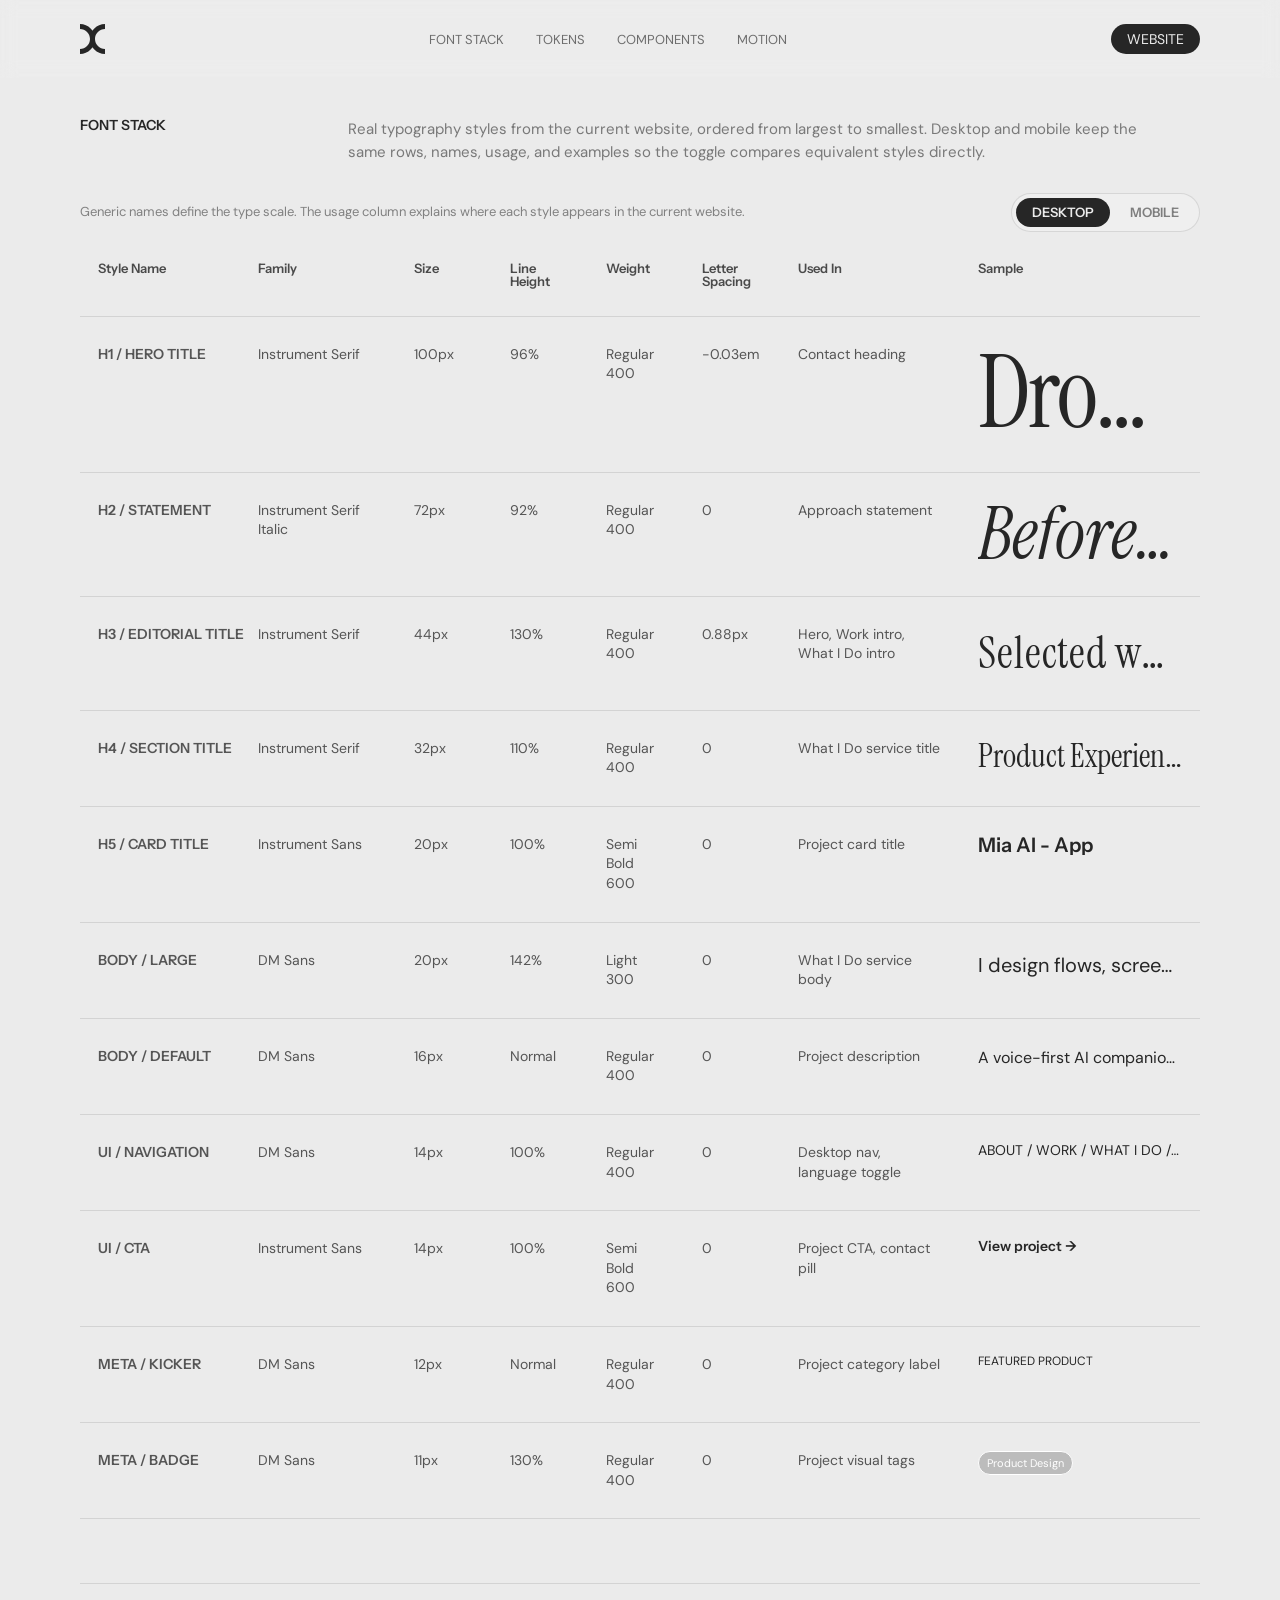
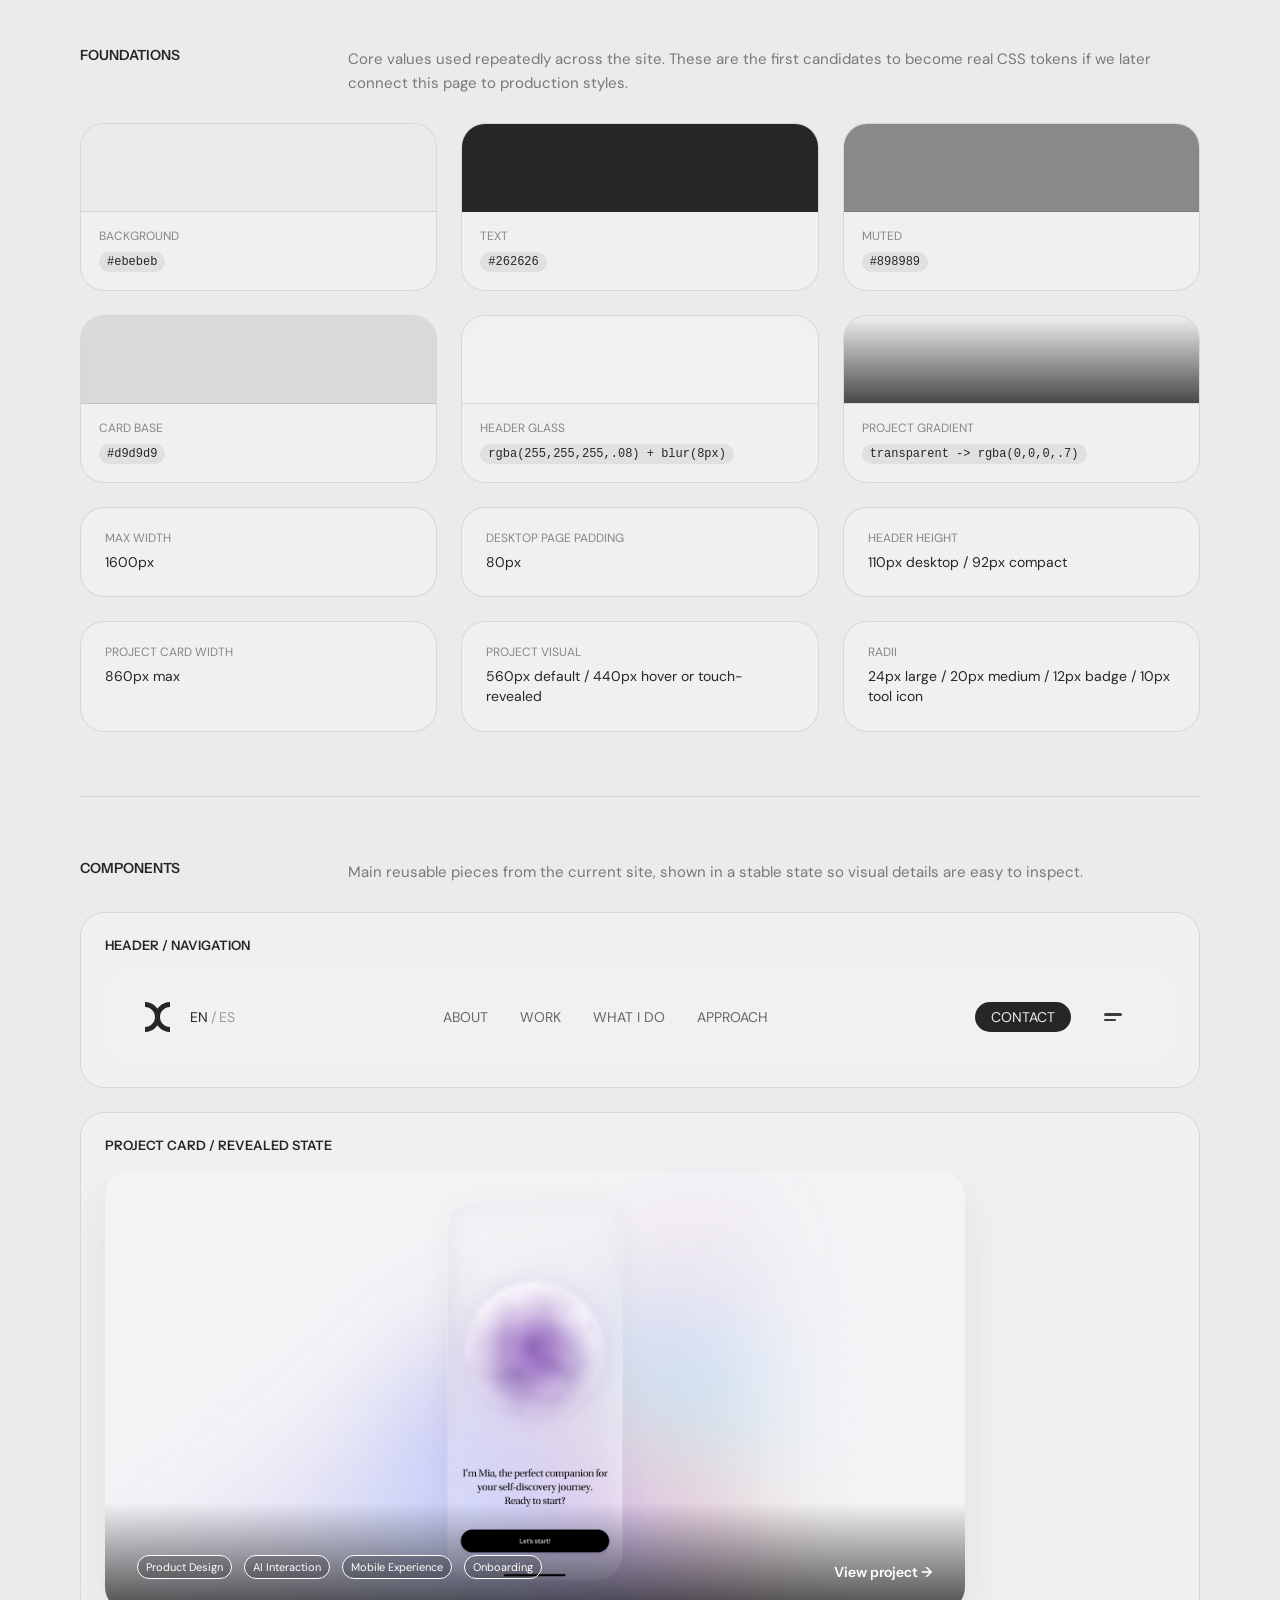
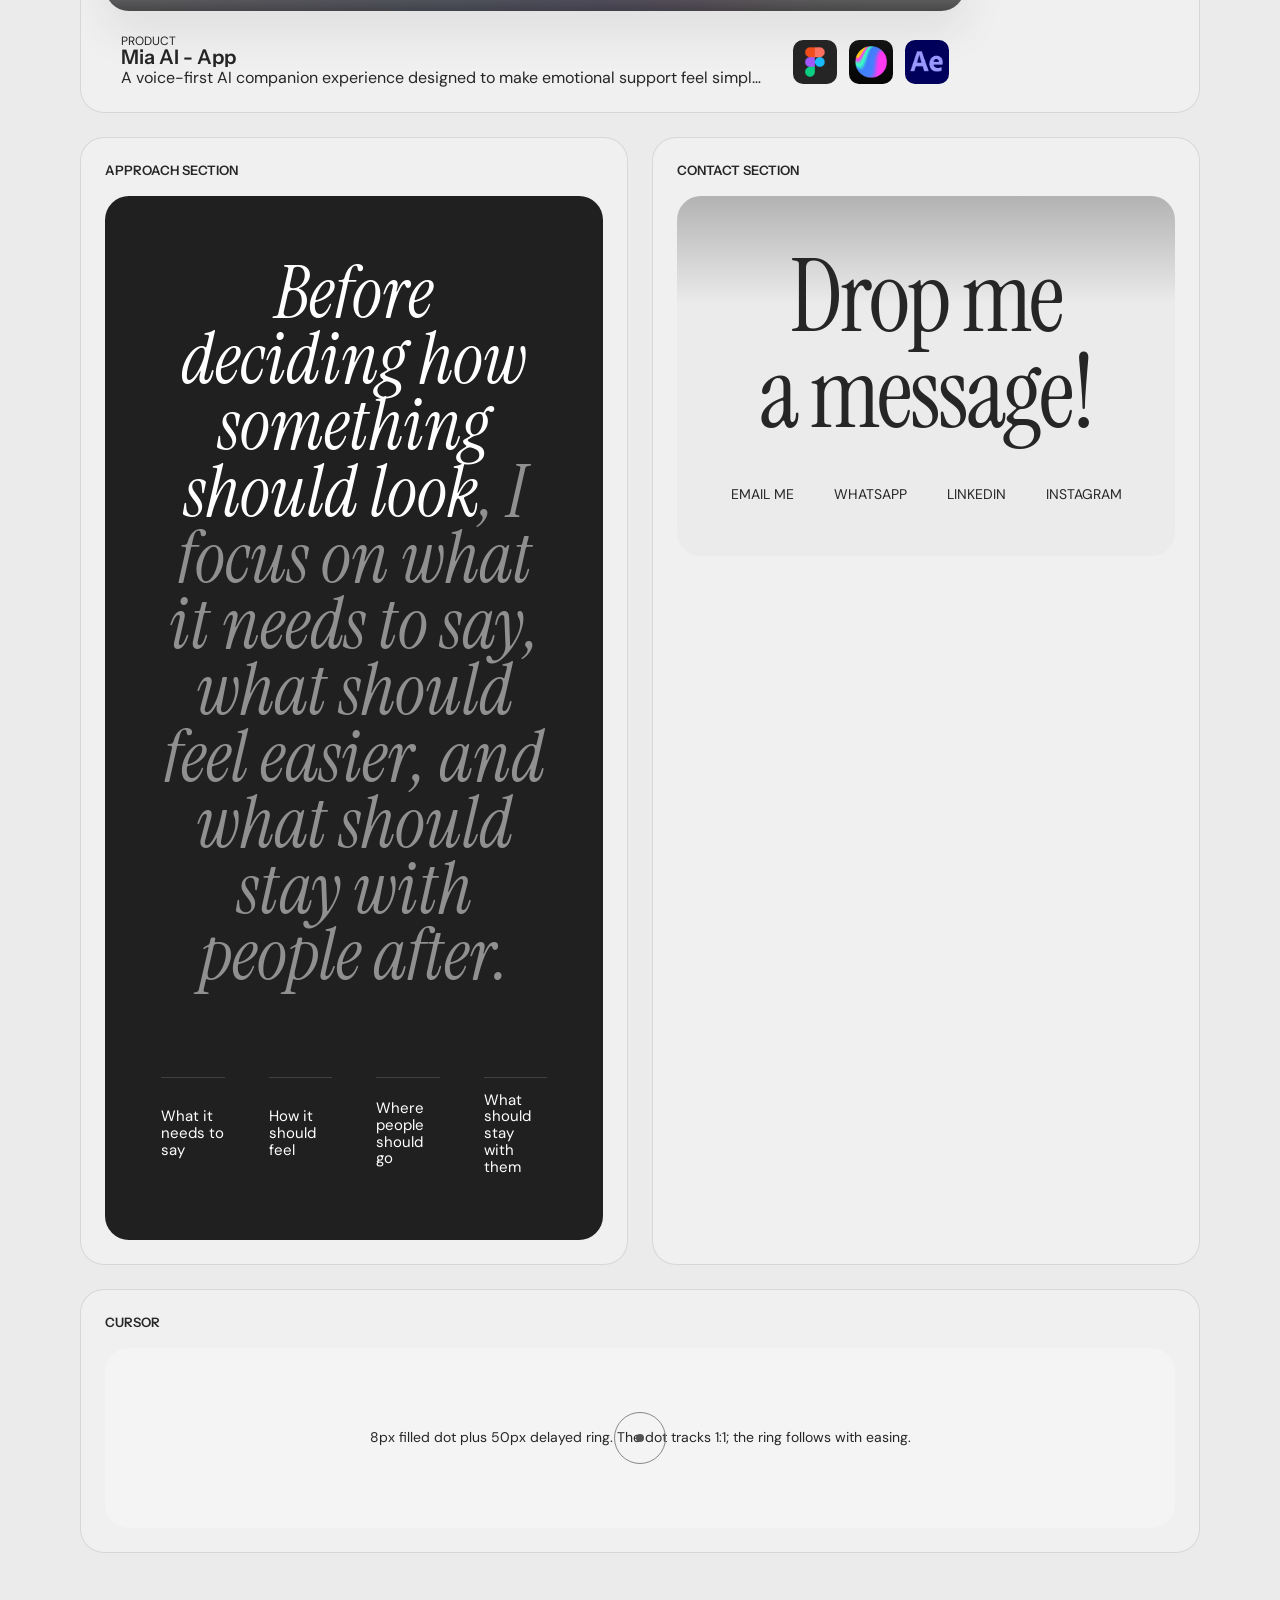
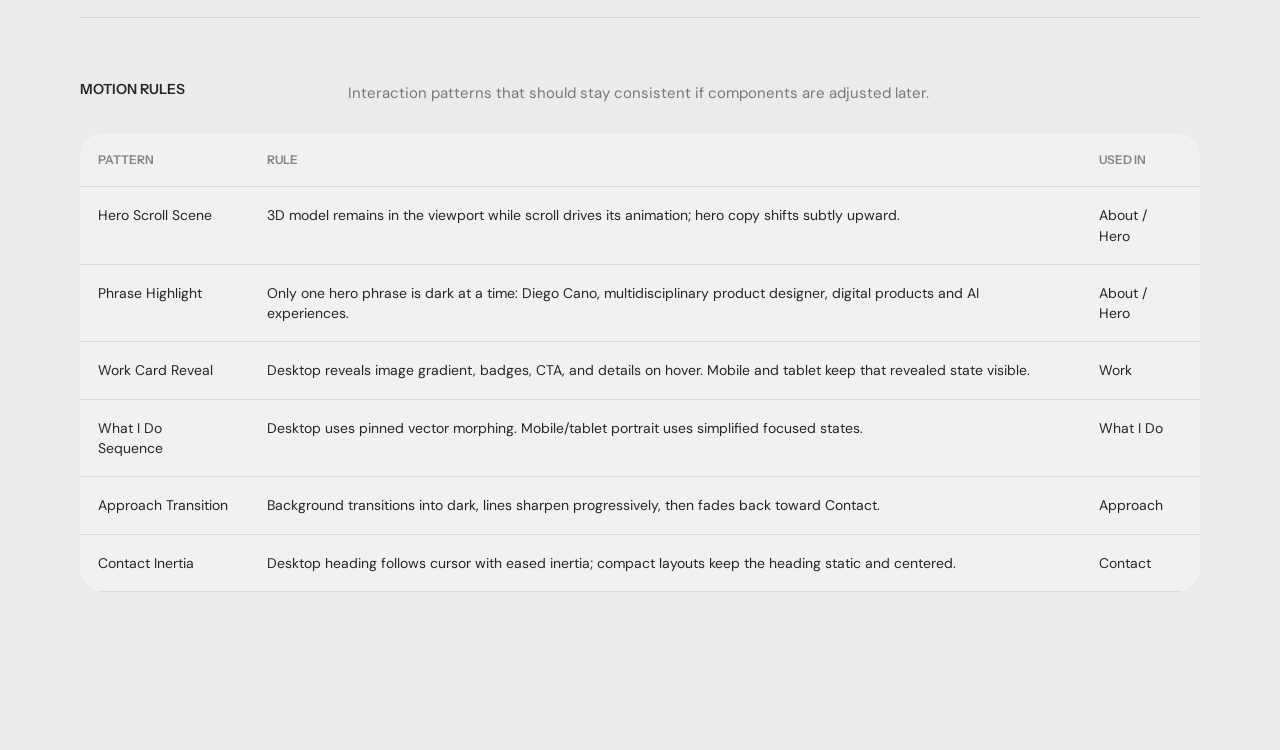
<file: design-system.html>
<!DOCTYPE html>
<html lang="en">
<head>
  <meta charset="UTF-8">
  <meta name="viewport" content="width=device-width, initial-scale=1.0">
  <title>Diego Cano Design System</title>
  <link rel="icon" type="image/svg+xml" href='data:image/svg+xml;utf8,<svg xmlns="http://www.w3.org/2000/svg" width="25" height="30" viewBox="0 0 25 30" fill="none"><path d="M24.9998 30L24.9998 25C19.477 25 14.9998 20.5228 14.9998 15C14.9998 9.47714 19.477 5 24.9998 5V0C16.7155 0 9.99983 6.71573 9.99983 15C9.99983 23.2843 16.7155 30 24.9998 30Z" fill="%23262626"/><path d="M0 0L0.00000123185 5C5.52282 5 9.99983 9.47716 9.99983 15C9.99983 20.5229 5.52282 25 0.00000425192 25L0.0000045301 30C8.28429 30 14.9998 23.2843 14.9998 15C14.9998 6.71573 8.28429 0 0 0Z" fill="%23262626"/></svg>'>
  <link rel="preconnect" href="https://fonts.googleapis.com">
  <link rel="preconnect" href="https://fonts.gstatic.com" crossorigin>
  <link href="https://fonts.googleapis.com/css2?family=DM+Sans:wght@300;400;500;600&family=Instrument+Sans:wght@600&family=Instrument+Serif:ital@0;1&display=swap" rel="stylesheet">
  <style>
    :root {
      --bg: #ebebeb;
      --text: #262626;
      --muted: #898989;
      --card: #d9d9d9;
      --surface: rgba(255, 255, 255, 0.28);
      --line: rgba(38, 38, 38, 0.12);
      --glass: rgba(255, 255, 255, 0.08);
      --dark: #202020;
      --badge-bg: rgba(0, 0, 0, 0.2);
      --project-gradient: linear-gradient(180deg, rgba(255, 255, 255, 0) 0%, rgba(0, 0, 0, 0.7) 100%);
      --max-width: 1600px;
      --page-pad: 80px;
      --font-display: "Instrument Serif", serif;
      --font-body: "DM Sans", sans-serif;
      --font-ui: "Instrument Sans", sans-serif;
    }

    * {
      box-sizing: border-box;
    }

    html {
      scroll-behavior: smooth;
    }

    body {
      margin: 0;
      background: var(--bg);
      color: var(--text);
      font-family: var(--font-body);
    }

    a {
      color: inherit;
      text-decoration: none;
    }

    code {
      display: inline-flex;
      padding: 4px 8px;
      border-radius: 999px;
      background: rgba(38, 38, 38, 0.08);
      font-size: 12px;
      line-height: 1;
      white-space: nowrap;
    }

    .topbar {
      position: sticky;
      top: 0;
      z-index: 20;
      display: grid;
      grid-template-columns: auto 1fr auto;
      align-items: center;
      width: 100%;
      padding: 24px var(--page-pad);
      background: var(--glass);
      backdrop-filter: blur(8px);
      -webkit-backdrop-filter: blur(8px);
    }

    .brand {
      width: 25px;
      height: 30px;
    }

    .brand svg {
      display: block;
      width: 25px;
      height: 30px;
    }

    .topbar nav {
      display: flex;
      justify-content: center;
      gap: 32px;
      color: rgba(38, 38, 38, 0.64);
      font-size: 13px;
      text-transform: uppercase;
    }

    .site-link {
      display: inline-flex;
      align-items: center;
      justify-content: center;
      padding: 8px 16px;
      border-radius: 999px;
      background: var(--text);
      color: var(--bg);
      font-size: 14px;
      line-height: 1;
      text-transform: uppercase;
    }

    .page {
      width: min(100%, var(--max-width));
      margin: 0 auto;
      padding: 40px var(--page-pad) 96px;
    }

    .section {
      padding: 64px 0;
      border-top: 1px solid var(--line);
    }

    .section:first-child {
      border-top: 0;
      padding-top: 0;
    }

    .section-head {
      display: grid;
      grid-template-columns: 220px minmax(0, 1fr);
      gap: 48px;
      margin-bottom: 28px;
    }

    .section-title {
      margin: 0;
      font-family: var(--font-ui);
      font-size: 14px;
      font-weight: 600;
      line-height: 1;
      text-transform: uppercase;
    }

    .section-note {
      max-width: 820px;
      margin: 0;
      color: rgba(38, 38, 38, 0.58);
      font-size: 15px;
      line-height: 1.55;
    }

    .font-stack-toolbar {
      display: flex;
      align-items: center;
      justify-content: space-between;
      gap: 24px;
      margin-bottom: 30px;
    }

    .type-table-caption {
      margin: 0;
      color: rgba(38, 38, 38, 0.54);
      font-size: 13px;
      line-height: 1.45;
    }

    .mode-toggle {
      display: inline-flex;
      gap: 4px;
      padding: 4px;
      border: 1px solid var(--line);
      border-radius: 999px;
      background: rgba(255, 255, 255, 0.22);
    }

    .mode-button {
      border: 0;
      border-radius: 999px;
      padding: 8px 16px;
      background: transparent;
      color: rgba(38, 38, 38, 0.56);
      font: 600 13px/1 var(--font-ui);
      text-transform: uppercase;
      cursor: pointer;
    }

    body[data-type-mode="desktop"] .mode-button[data-mode="desktop"],
    body[data-type-mode="mobile"] .mode-button[data-mode="mobile"] {
      background: var(--text);
      color: var(--bg);
    }

    body[data-type-mode="desktop"] .mobile-type-table,
    body[data-type-mode="mobile"] .desktop-type-table {
      display: none;
    }

    .type-table {
      width: 100%;
      border-collapse: collapse;
      table-layout: fixed;
    }

    .type-table th,
    .type-table td {
      padding: 28px 18px;
      border-bottom: 1px solid var(--line);
      text-align: left;
      vertical-align: top;
    }

    .type-table th {
      padding-top: 0;
      color: rgba(38, 38, 38, 0.82);
      font-family: var(--font-ui);
      font-size: 13px;
      font-weight: 600;
      line-height: 1;
    }

    .type-table td {
      color: rgba(38, 38, 38, 0.76);
      font-size: 14px;
      line-height: 1.4;
    }

    .type-table th:nth-child(1),
    .type-table td:nth-child(1) {
      width: 160px;
    }

    .type-table th:nth-child(2),
    .type-table td:nth-child(2) {
      width: 156px;
    }

    .type-table th:nth-child(3),
    .type-table td:nth-child(3),
    .type-table th:nth-child(4),
    .type-table td:nth-child(4),
    .type-table th:nth-child(5),
    .type-table td:nth-child(5),
    .type-table th:nth-child(6),
    .type-table td:nth-child(6) {
      width: 96px;
    }

    .type-table th:nth-child(7),
    .type-table td:nth-child(7) {
      width: 180px;
    }

    .type-table tbody tr:nth-child(1) { height: 156px; }
    .type-table tbody tr:nth-child(2) { height: 124px; }
    .type-table tbody tr:nth-child(3) { height: 112px; }
    .type-table tbody tr:nth-child(4) { height: 88px; }
    .type-table tbody tr:nth-child(5) { height: 82px; }
    .type-table tbody tr:nth-child(6) { height: 92px; }
    .type-table tbody tr:nth-child(7) { height: 78px; }
    .type-table tbody tr:nth-child(8) { height: 78px; }
    .type-table tbody tr:nth-child(9) { height: 78px; }
    .type-table tbody tr:nth-child(10) { height: 78px; }
    .type-table tbody tr:nth-child(11) { height: 78px; }

    .style-name {
      color: var(--text);
      font-family: var(--font-ui);
      font-weight: 600;
      text-transform: uppercase;
      white-space: nowrap;
    }

    .sample {
      display: block;
      width: min(100%, 860px);
      margin: 0;
      color: var(--text);
      overflow: hidden;
      text-align: left;
      text-overflow: ellipsis;
      white-space: nowrap;
    }

    .sample.display {
      font-family: var(--font-display);
      font-size: 44px;
      font-weight: 400;
      line-height: 1.3;
      letter-spacing: 0.88px;
    }

    .sample.display-mobile {
      font-family: var(--font-display);
      font-size: 34px;
      font-weight: 400;
      line-height: 1.3;
      letter-spacing: 0.62px;
    }

    .sample.approach {
      font-family: var(--font-display);
      font-size: 72px;
      font-style: italic;
      font-weight: 400;
      line-height: 0.92;
    }

    .sample.approach-mobile {
      font-family: var(--font-display);
      font-size: 38px;
      font-style: italic;
      font-weight: 400;
      line-height: 1.08;
    }

    .sample.contact {
      font-family: var(--font-display);
      font-size: 100px;
      font-weight: 400;
      line-height: 0.96;
      letter-spacing: -0.03em;
    }

    .sample.contact-mobile {
      font-family: var(--font-display);
      font-size: 62px;
      font-weight: 400;
      line-height: 0.96;
      letter-spacing: -0.03em;
    }

    .sample.nav {
      font-family: var(--font-body);
      font-size: 14px;
      font-weight: 400;
      line-height: 1;
      text-transform: uppercase;
    }

    .sample.nav-mobile {
      font-family: var(--font-body);
      font-size: 16px;
      font-weight: 400;
      line-height: 1;
      text-transform: uppercase;
    }

    .sample.project-title {
      font-family: var(--font-ui);
      font-size: 20px;
      font-weight: 600;
      line-height: 1;
    }

    .sample.service-title {
      font-family: var(--font-display);
      font-size: 32px;
      font-weight: 400;
      line-height: 1.1;
    }

    .sample.service-title-mobile {
      font-family: var(--font-display);
      font-size: 34px;
      font-weight: 400;
      line-height: 1.1;
      letter-spacing: 0.56px;
    }

    .sample.project-body {
      font-family: var(--font-body);
      font-size: 16px;
      font-weight: 400;
      line-height: normal;
    }

    .sample.project-body-mobile {
      font-family: var(--font-body);
      font-size: 20px;
      font-weight: 400;
      line-height: 1.42;
    }

    .sample.badge-text {
      display: inline-flex;
      width: auto;
      max-width: 100%;
      padding: 4px 8px;
      border: 0.5px solid #fff;
      border-radius: 12px;
      background: var(--badge-bg);
      color: #fff;
      font-size: 11px;
      line-height: 1.3;
    }

    .sample.cta {
      width: auto;
      color: var(--text);
      font-family: var(--font-ui);
      font-size: 14px;
      font-weight: 600;
      line-height: 1;
    }

    .muted {
      color: var(--muted);
    }

    .grid {
      display: grid;
      gap: 24px;
    }

    .grid.two {
      grid-template-columns: repeat(2, minmax(0, 1fr));
    }

    .grid.three {
      grid-template-columns: repeat(3, minmax(0, 1fr));
    }

    .token-card,
    .component-card {
      border: 1px solid var(--line);
      border-radius: 24px;
      background: var(--surface);
      overflow: hidden;
    }

    .token-card {
      min-height: 154px;
    }

    .token-fill {
      height: 88px;
      border-bottom: 1px solid var(--line);
    }

    .token-meta {
      padding: 18px;
    }

    .label {
      margin: 0 0 8px;
      color: rgba(38, 38, 38, 0.52);
      font-size: 12px;
      line-height: 1;
      text-transform: uppercase;
    }

    .value {
      margin: 0;
      font-size: 14px;
      line-height: 1.45;
    }

    .component-card {
      padding: 24px;
    }

    .component-title {
      margin: 0 0 18px;
      font-family: var(--font-ui);
      font-size: 13px;
      font-weight: 600;
      text-transform: uppercase;
    }

    .demo-header {
      display: grid;
      grid-template-columns: auto auto 1fr auto auto;
      align-items: center;
      gap: 20px;
      min-height: 78px;
      padding: 24px 40px;
      border-radius: 20px;
      background: var(--glass);
      backdrop-filter: blur(8px);
      -webkit-backdrop-filter: blur(8px);
    }

    .demo-brand {
      width: 25px;
      height: 30px;
    }

    .demo-brand svg {
      display: block;
    }

    .language {
      display: inline-flex;
      gap: 3px;
      font-size: 14px;
      line-height: 1;
      text-transform: uppercase;
    }

    .language span:not(:first-child) {
      color: rgba(38, 38, 38, 0.42);
    }

    .demo-nav {
      display: flex;
      justify-content: center;
      gap: 32px;
      color: rgba(38, 38, 38, 0.68);
      font-size: 14px;
      line-height: 1;
      text-transform: uppercase;
    }

    .pill {
      display: inline-flex;
      align-items: center;
      justify-content: center;
      min-height: 30px;
      padding: 8px 16px;
      border-radius: 999px;
      background: var(--text);
      color: var(--bg);
      font-size: 14px;
      line-height: 1;
      text-transform: uppercase;
    }

    .menu-icon {
      display: grid;
      width: 44px;
      height: 44px;
      place-content: center;
      gap: 3px;
    }

    .menu-icon i {
      display: block;
      height: 2.25px;
      border-radius: 999px;
      background: #3c3c3c;
    }

    .menu-icon i:first-child {
      width: 18px;
    }

    .menu-icon i:last-child {
      width: 12px;
    }

    .project-demo {
      width: min(100%, 860px);
    }

    .project-visual {
      position: relative;
      display: flex;
      align-items: flex-end;
      justify-content: space-between;
      gap: 20px;
      height: 440px;
      padding: 32px;
      overflow: hidden;
      border-radius: 24px;
      background: var(--card);
      isolation: isolate;
      box-shadow: 0 22px 44px rgba(38, 38, 38, 0.08);
    }

    .project-visual::before {
      content: "";
      position: absolute;
      inset: 0;
      z-index: 0;
      background: url("assets/Portfolio/Mia01.jpg") center / cover no-repeat;
    }

    .project-visual::after {
      content: "";
      position: absolute;
      left: 0;
      right: 0;
      bottom: 0;
      z-index: 1;
      height: 109px;
      background: var(--project-gradient);
    }

    .project-tags,
    .project-cta {
      position: relative;
      z-index: 2;
    }

    .project-tags {
      display: flex;
      flex-wrap: wrap;
      gap: 12px;
    }

    .project-cta {
      color: #fff;
      font-family: var(--font-ui);
      font-size: 14px;
      font-weight: 600;
      line-height: 1;
      white-space: nowrap;
    }

    .project-details {
      display: grid;
      grid-template-columns: minmax(0, 1fr) auto;
      gap: 24px;
      width: min(100%, 860px);
      margin-top: 24px;
      padding: 0 16px;
    }

    .project-details p {
      margin: 0;
    }

    .project-tools {
      display: flex;
      align-items: center;
      justify-content: flex-end;
      gap: 12px;
    }

    .project-tool {
      width: 44px;
      height: 44px;
      overflow: hidden;
      border-radius: 10px;
      background: rgba(255, 255, 255, 0.5);
    }

    .project-tool img {
      width: 100%;
      height: 100%;
      object-fit: cover;
    }

    .approach-demo {
      padding: 64px 56px;
      border-radius: 24px;
      background: var(--dark);
      color: #fff;
    }

    .approach-copy {
      max-width: 807px;
      margin: 0 auto;
      color: rgba(255, 255, 255, 0.5);
      font-family: var(--font-display);
      font-size: 72px;
      font-style: italic;
      line-height: 0.92;
      text-align: center;
    }

    .approach-copy strong {
      color: #fff;
      font-weight: 400;
    }

    .approach-points {
      display: grid;
      grid-template-columns: repeat(4, minmax(0, 1fr));
      gap: 44px;
      margin-top: 88px;
    }

    .approach-point {
      display: grid;
      gap: 14px;
      color: #fff;
      font-size: 15px;
      line-height: 1.12;
    }

    .approach-point::before {
      content: "";
      display: block;
      height: 1px;
      background: rgba(255, 255, 255, 0.14);
    }

    .contact-demo {
      display: grid;
      min-height: 360px;
      place-items: center;
      border-radius: 24px;
      background:
        linear-gradient(180deg, rgba(32, 32, 32, 0.28), rgba(32, 32, 32, 0) 30%),
        var(--bg);
      text-align: center;
    }

    .contact-demo h3 {
      margin: 0;
      font-family: var(--font-display);
      font-size: clamp(62px, 8vw, 100px);
      font-weight: 400;
      line-height: 0.96;
      letter-spacing: -0.03em;
    }

    .contact-links {
      display: flex;
      justify-content: center;
      gap: 40px;
      margin-top: 44px;
      font-size: 14px;
      text-transform: uppercase;
    }

    .cursor-demo {
      position: relative;
      display: grid;
      min-height: 180px;
      place-items: center;
      border-radius: 24px;
      background: var(--surface);
    }

    .cursor-demo::before,
    .cursor-demo::after {
      content: "";
      position: absolute;
      border-radius: 50%;
    }

    .cursor-demo::before {
      width: 8px;
      height: 8px;
      background: #535353;
    }

    .cursor-demo::after {
      width: 50px;
      height: 50px;
      border: 1px solid #878787;
    }

    .rules {
      width: 100%;
      border-collapse: collapse;
      overflow: hidden;
      border-radius: 24px;
      background: var(--surface);
    }

    .rules th,
    .rules td {
      padding: 18px;
      border-bottom: 1px solid var(--line);
      text-align: left;
      vertical-align: top;
      font-size: 14px;
      line-height: 1.45;
    }

    .rules th {
      color: rgba(38, 38, 38, 0.54);
      font-family: var(--font-ui);
      font-size: 12px;
      font-weight: 600;
      text-transform: uppercase;
    }

    @media (max-width: 900px) {
      :root {
        --page-pad: 24px;
      }

      .topbar {
        padding: 18px 24px;
      }

      .topbar nav,
      .site-link {
        display: none;
      }

      .page {
        padding: 32px var(--page-pad) 72px;
      }

      .section-head,
      .grid.two,
      .grid.three,
      .project-details {
        grid-template-columns: 1fr;
      }

      .font-stack-toolbar {
        align-items: flex-start;
        flex-direction: column;
      }

      .type-table {
        display: block;
        overflow-x: auto;
      }

      .type-table th,
      .type-table td {
        min-width: 120px;
        padding: 22px 14px;
      }

      .type-table th:last-child,
      .type-table td:last-child {
        min-width: 520px;
      }

      .demo-header {
        grid-template-columns: auto auto 1fr auto;
        padding: 18px 24px;
      }

      .demo-nav,
      .demo-header .pill {
        display: none;
      }

      .project-visual {
        height: 420px;
        padding: 22px;
      }

      .approach-copy {
        font-size: 38px;
      }

      .approach-points {
        grid-template-columns: repeat(2, minmax(0, 1fr));
        gap: 24px;
      }

      .contact-links {
        flex-direction: column;
        gap: 24px;
      }
    }
  </style>
</head>
<body data-type-mode="desktop">
  <header class="topbar">
    <a class="brand" href="index.html" aria-label="Back to website">
      <svg xmlns="http://www.w3.org/2000/svg" width="25" height="30" viewBox="0 0 25 30" fill="none" aria-hidden="true">
        <path d="M24.9998 30L24.9998 25C19.477 25 14.9998 20.5228 14.9998 15C14.9998 9.47714 19.477 5 24.9998 5V0C16.7155 0 9.99983 6.71573 9.99983 15C9.99983 23.2843 16.7155 30 24.9998 30Z" fill="#262626"/>
        <path d="M0 0L0.00000123185 5C5.52282 5 9.99983 9.47716 9.99983 15C9.99983 20.5229 5.52282 25 0.00000425192 25L0.0000045301 30C8.28429 30 14.9998 23.2843 14.9998 15C14.9998 6.71573 8.28429 0 0 0Z" fill="#262626"/>
      </svg>
    </a>
    <nav aria-label="Design system sections">
      <a href="#font-stack">Font Stack</a>
      <a href="#tokens">Tokens</a>
      <a href="#components">Components</a>
      <a href="#motion">Motion</a>
    </nav>
    <a class="site-link" href="index.html">Website</a>
  </header>

  <main class="page">
    <section class="section" id="font-stack">
      <div class="section-head">
        <h1 class="section-title">Font Stack</h1>
        <p class="section-note">Real typography styles from the current website, ordered from largest to smallest. Desktop and mobile keep the same rows, names, usage, and examples so the toggle compares equivalent styles directly.</p>
      </div>

      <div class="font-stack-toolbar" aria-label="Typography mode selector">
        <p class="type-table-caption">Generic names define the type scale. The usage column explains where each style appears in the current website.</p>
        <div class="mode-toggle" role="group" aria-label="Switch typography scale">
          <button class="mode-button" type="button" data-mode="desktop" aria-pressed="true">Desktop</button>
          <button class="mode-button" type="button" data-mode="mobile" aria-pressed="false">Mobile</button>
        </div>
      </div>

      <table class="type-table desktop-type-table" aria-label="Desktop typography styles">
        <thead>
          <tr>
            <th>Style Name</th>
            <th>Family</th>
            <th>Size</th>
            <th>Line Height</th>
            <th>Weight</th>
            <th>Letter Spacing</th>
            <th>Used In</th>
            <th>Sample</th>
          </tr>
        </thead>
        <tbody>
          <tr>
            <td class="style-name">H1 / Hero Title</td>
            <td>Instrument Serif</td>
            <td>100px</td>
            <td>96%</td>
            <td>Regular 400</td>
            <td>-0.03em</td>
            <td>Contact heading</td>
            <td><p class="sample contact">Drop me a message!</p></td>
          </tr>
          <tr>
            <td class="style-name">H2 / Statement</td>
            <td>Instrument Serif Italic</td>
            <td>72px</td>
            <td>92%</td>
            <td>Regular 400</td>
            <td>0</td>
            <td>Approach statement</td>
            <td><p class="sample approach">Before deciding how something should look</p></td>
          </tr>
          <tr>
            <td class="style-name">H3 / Editorial Title</td>
            <td>Instrument Serif</td>
            <td>44px</td>
            <td>130%</td>
            <td>Regular 400</td>
            <td>0.88px</td>
            <td>Hero, Work intro, What I Do intro</td>
            <td><p class="sample display">Selected work <span class="muted">across product, AI, web, motion, and visual design.</span></p></td>
          </tr>
          <tr>
            <td class="style-name">H4 / Section Title</td>
            <td>Instrument Serif</td>
            <td>32px</td>
            <td>110%</td>
            <td>Regular 400</td>
            <td>0</td>
            <td>What I Do service title</td>
            <td><p class="sample service-title">Product Experiences</p></td>
          </tr>
          <tr>
            <td class="style-name">H5 / Card Title</td>
            <td>Instrument Sans</td>
            <td>20px</td>
            <td>100%</td>
            <td>Semi Bold 600</td>
            <td>0</td>
            <td>Project card title</td>
            <td><p class="sample project-title">Mia AI - App</p></td>
          </tr>
          <tr>
            <td class="style-name">Body / Large</td>
            <td>DM Sans</td>
            <td>20px</td>
            <td>142%</td>
            <td>Light 300</td>
            <td>0</td>
            <td>What I Do service body</td>
            <td><p class="sample project-body-mobile">I design flows, screens, and interactions that help people move through a digital product without friction.</p></td>
          </tr>
          <tr>
            <td class="style-name">Body / Default</td>
            <td>DM Sans</td>
            <td>16px</td>
            <td>Normal</td>
            <td>Regular 400</td>
            <td>0</td>
            <td>Project description</td>
            <td><p class="sample project-body">A voice-first AI companion experience designed to make emotional support feel simple, immediate, and human.</p></td>
          </tr>
          <tr>
            <td class="style-name">UI / Navigation</td>
            <td>DM Sans</td>
            <td>14px</td>
            <td>100%</td>
            <td>Regular 400</td>
            <td>0</td>
            <td>Desktop nav, language toggle</td>
            <td><p class="sample nav">About / Work / What I Do / Approach / Contact</p></td>
          </tr>
          <tr>
            <td class="style-name">UI / CTA</td>
            <td>Instrument Sans</td>
            <td>14px</td>
            <td>100%</td>
            <td>Semi Bold 600</td>
            <td>0</td>
            <td>Project CTA, contact pill</td>
            <td><span class="sample cta">View project -></span></td>
          </tr>
          <tr>
            <td class="style-name">Meta / Kicker</td>
            <td>DM Sans</td>
            <td>12px</td>
            <td>Normal</td>
            <td>Regular 400</td>
            <td>0</td>
            <td>Project category label</td>
            <td><p class="sample nav" style="font-size:12px">Featured Product</p></td>
          </tr>
          <tr>
            <td class="style-name">Meta / Badge</td>
            <td>DM Sans</td>
            <td>11px</td>
            <td>130%</td>
            <td>Regular 400</td>
            <td>0</td>
            <td>Project visual tags</td>
            <td><span class="sample badge-text">Product Design</span></td>
          </tr>
        </tbody>
      </table>

      <table class="type-table mobile-type-table" aria-label="Mobile typography styles">
        <thead>
          <tr>
            <th>Style Name</th>
            <th>Family</th>
            <th>Size</th>
            <th>Line Height</th>
            <th>Weight</th>
            <th>Letter Spacing</th>
            <th>Used In</th>
            <th>Sample</th>
          </tr>
        </thead>
        <tbody>
          <tr>
            <td class="style-name">H1 / Hero Title</td>
            <td>Instrument Serif</td>
            <td>62px</td>
            <td>96%</td>
            <td>Regular 400</td>
            <td>-0.03em</td>
            <td>Contact heading</td>
            <td><p class="sample contact-mobile">Drop me a message!</p></td>
          </tr>
          <tr>
            <td class="style-name">H2 / Statement</td>
            <td>Instrument Serif Italic</td>
            <td>38px</td>
            <td>108%</td>
            <td>Regular 400</td>
            <td>0</td>
            <td>Approach statement</td>
            <td><p class="sample approach-mobile">Before deciding how something should look</p></td>
          </tr>
          <tr>
            <td class="style-name">H3 / Editorial Title</td>
            <td>Instrument Serif</td>
            <td>34px</td>
            <td>130%</td>
            <td>Regular 400</td>
            <td>0.62px</td>
            <td>Hero, Work intro, What I Do intro</td>
            <td><p class="sample display-mobile">Selected work <span class="muted">across product, AI, web, motion, and visual design.</span></p></td>
          </tr>
          <tr>
            <td class="style-name">H4 / Section Title</td>
            <td>Instrument Serif</td>
            <td>34px</td>
            <td>110%</td>
            <td>Regular 400</td>
            <td>0.56px</td>
            <td>What I Do service title</td>
            <td><p class="sample service-title-mobile">Product Experiences</p></td>
          </tr>
          <tr>
            <td class="style-name">H5 / Card Title</td>
            <td>Instrument Sans</td>
            <td>20px</td>
            <td>100%</td>
            <td>Semi Bold 600</td>
            <td>0</td>
            <td>Project card title</td>
            <td><p class="sample project-title">Mia AI - App</p></td>
          </tr>
          <tr>
            <td class="style-name">Body / Large</td>
            <td>DM Sans</td>
            <td>20px</td>
            <td>142%</td>
            <td>Light 300</td>
            <td>0</td>
            <td>What I Do service body</td>
            <td><p class="sample project-body-mobile">I design flows, screens, and interactions that help people move through a digital product without friction.</p></td>
          </tr>
          <tr>
            <td class="style-name">Body / Default</td>
            <td>DM Sans</td>
            <td>16px</td>
            <td>Normal</td>
            <td>Regular 400</td>
            <td>0</td>
            <td>Project description</td>
            <td><p class="sample project-body">A voice-first AI companion experience designed to make emotional support feel simple, immediate, and human.</p></td>
          </tr>
          <tr>
            <td class="style-name">UI / Navigation</td>
            <td>DM Sans</td>
            <td>16px</td>
            <td>100%</td>
            <td>Regular 400</td>
            <td>0</td>
            <td>Mobile menu, language toggle</td>
            <td><p class="sample nav-mobile">About / Work / What I Do / Approach / Contact</p></td>
          </tr>
          <tr>
            <td class="style-name">UI / CTA</td>
            <td>Instrument Sans</td>
            <td>14px</td>
            <td>100%</td>
            <td>Semi Bold 600</td>
            <td>0</td>
            <td>Project CTA, contact pill</td>
            <td><span class="sample cta">View project -></span></td>
          </tr>
          <tr>
            <td class="style-name">Meta / Kicker</td>
            <td>DM Sans</td>
            <td>12px</td>
            <td>Normal</td>
            <td>Regular 400</td>
            <td>0</td>
            <td>Project category label</td>
            <td><p class="sample nav" style="font-size:12px">Featured Product</p></td>
          </tr>
          <tr>
            <td class="style-name">Meta / Badge</td>
            <td>DM Sans</td>
            <td>11px</td>
            <td>130%</td>
            <td>Regular 400</td>
            <td>0</td>
            <td>Project visual tags</td>
            <td><span class="sample badge-text">Product Design</span></td>
          </tr>
        </tbody>
      </table>
    </section>

    <section class="section" id="tokens">
      <div class="section-head">
        <h2 class="section-title">Foundations</h2>
        <p class="section-note">Core values used repeatedly across the site. These are the first candidates to become real CSS tokens if we later connect this page to production styles.</p>
      </div>

      <div class="grid three">
        <div class="token-card"><div class="token-fill" style="background:#ebebeb"></div><div class="token-meta"><p class="label">Background</p><p class="value"><code>#ebebeb</code></p></div></div>
        <div class="token-card"><div class="token-fill" style="background:#262626"></div><div class="token-meta"><p class="label">Text</p><p class="value"><code>#262626</code></p></div></div>
        <div class="token-card"><div class="token-fill" style="background:#898989"></div><div class="token-meta"><p class="label">Muted</p><p class="value"><code>#898989</code></p></div></div>
        <div class="token-card"><div class="token-fill" style="background:#d9d9d9"></div><div class="token-meta"><p class="label">Card Base</p><p class="value"><code>#d9d9d9</code></p></div></div>
        <div class="token-card"><div class="token-fill" style="background:rgba(255,255,255,.08);backdrop-filter:blur(8px)"></div><div class="token-meta"><p class="label">Header Glass</p><p class="value"><code>rgba(255,255,255,.08) + blur(8px)</code></p></div></div>
        <div class="token-card"><div class="token-fill" style="background:linear-gradient(180deg,rgba(255,255,255,0),rgba(0,0,0,.7))"></div><div class="token-meta"><p class="label">Project Gradient</p><p class="value"><code>transparent -> rgba(0,0,0,.7)</code></p></div></div>
      </div>

      <div class="grid three" style="margin-top:24px">
        <div class="component-card"><p class="label">Max Width</p><p class="value">1600px</p></div>
        <div class="component-card"><p class="label">Desktop Page Padding</p><p class="value">80px</p></div>
        <div class="component-card"><p class="label">Header Height</p><p class="value">110px desktop / 92px compact</p></div>
        <div class="component-card"><p class="label">Project Card Width</p><p class="value">860px max</p></div>
        <div class="component-card"><p class="label">Project Visual</p><p class="value">560px default / 440px hover or touch-revealed</p></div>
        <div class="component-card"><p class="label">Radii</p><p class="value">24px large / 20px medium / 12px badge / 10px tool icon</p></div>
      </div>
    </section>

    <section class="section" id="components">
      <div class="section-head">
        <h2 class="section-title">Components</h2>
        <p class="section-note">Main reusable pieces from the current site, shown in a stable state so visual details are easy to inspect.</p>
      </div>

      <div class="grid">
        <article class="component-card">
          <h3 class="component-title">Header / Navigation</h3>
          <div class="demo-header">
            <span class="demo-brand">
              <svg xmlns="http://www.w3.org/2000/svg" width="25" height="30" viewBox="0 0 25 30" fill="none" aria-hidden="true">
                <path d="M24.9998 30L24.9998 25C19.477 25 14.9998 20.5228 14.9998 15C14.9998 9.47714 19.477 5 24.9998 5V0C16.7155 0 9.99983 6.71573 9.99983 15C9.99983 23.2843 16.7155 30 24.9998 30Z" fill="#262626"/>
                <path d="M0 0L0.00000123185 5C5.52282 5 9.99983 9.47716 9.99983 15C9.99983 20.5229 5.52282 25 0.00000425192 25L0.0000045301 30C8.28429 30 14.9998 23.2843 14.9998 15C14.9998 6.71573 8.28429 0 0 0Z" fill="#262626"/>
              </svg>
            </span>
            <span class="language"><span>EN</span><span>/</span><span>ES</span></span>
            <span class="demo-nav"><span>About</span><span>Work</span><span>What I Do</span><span>Approach</span></span>
            <span class="pill">Contact</span>
            <span class="menu-icon" aria-hidden="true"><i></i><i></i></span>
          </div>
        </article>

        <article class="component-card">
          <h3 class="component-title">Project Card / Revealed State</h3>
          <div class="project-demo">
            <div class="project-visual">
              <div class="project-tags">
                <span class="sample badge-text">Product Design</span>
                <span class="sample badge-text">AI Interaction</span>
                <span class="sample badge-text">Mobile Experience</span>
                <span class="sample badge-text">Onboarding</span>
              </div>
              <span class="project-cta">View project -></span>
            </div>
            <div class="project-details">
              <div>
                <p class="sample nav" style="font-size:12px">Product</p>
                <p class="sample project-title">Mia AI - App</p>
                <p class="sample project-body">A voice-first AI companion experience designed to make emotional support feel simple, immediate, and human.</p>
              </div>
              <div class="project-tools">
                <span class="project-tool"><img src="assets/Icons/figma-icon.jpg" alt="Figma"></span>
                <span class="project-tool"><img src="assets/Icons/spline-icon.jpg" alt="Spline"></span>
                <span class="project-tool"><img src="assets/Icons/adobe-after-effects-icon.jpg" alt="After Effects"></span>
              </div>
            </div>
          </div>
        </article>

        <div class="grid two">
          <article class="component-card">
            <h3 class="component-title">Approach Section</h3>
            <div class="approach-demo">
              <p class="approach-copy"><strong>Before deciding how something should look</strong>, I focus on what it needs to say, what should feel easier, and what should stay with people after.</p>
              <div class="approach-points">
                <div class="approach-point">What it needs to say</div>
                <div class="approach-point">How it should feel</div>
                <div class="approach-point">Where people should go</div>
                <div class="approach-point">What should stay with them</div>
              </div>
            </div>
          </article>

          <article class="component-card">
            <h3 class="component-title">Contact Section</h3>
            <div class="contact-demo">
              <div>
                <h3>Drop me<br>a message!</h3>
                <div class="contact-links">
                  <span>Email me</span>
                  <span>Whatsapp</span>
                  <span>Linkedin</span>
                  <span>Instagram</span>
                </div>
              </div>
            </div>
          </article>
        </div>

        <article class="component-card">
          <h3 class="component-title">Cursor</h3>
          <div class="cursor-demo">
            <p class="value">8px filled dot plus 50px delayed ring. The dot tracks 1:1; the ring follows with easing.</p>
          </div>
        </article>
      </div>
    </section>

    <section class="section" id="motion">
      <div class="section-head">
        <h2 class="section-title">Motion Rules</h2>
        <p class="section-note">Interaction patterns that should stay consistent if components are adjusted later.</p>
      </div>

      <table class="rules">
        <thead>
          <tr>
            <th>Pattern</th>
            <th>Rule</th>
            <th>Used In</th>
          </tr>
        </thead>
        <tbody>
          <tr>
            <td>Hero Scroll Scene</td>
            <td>3D model remains in the viewport while scroll drives its animation; hero copy shifts subtly upward.</td>
            <td>About / Hero</td>
          </tr>
          <tr>
            <td>Phrase Highlight</td>
            <td>Only one hero phrase is dark at a time: Diego Cano, multidisciplinary product designer, digital products and AI experiences.</td>
            <td>About / Hero</td>
          </tr>
          <tr>
            <td>Work Card Reveal</td>
            <td>Desktop reveals image gradient, badges, CTA, and details on hover. Mobile and tablet keep that revealed state visible.</td>
            <td>Work</td>
          </tr>
          <tr>
            <td>What I Do Sequence</td>
            <td>Desktop uses pinned vector morphing. Mobile/tablet portrait uses simplified focused states.</td>
            <td>What I Do</td>
          </tr>
          <tr>
            <td>Approach Transition</td>
            <td>Background transitions into dark, lines sharpen progressively, then fades back toward Contact.</td>
            <td>Approach</td>
          </tr>
          <tr>
            <td>Contact Inertia</td>
            <td>Desktop heading follows cursor with eased inertia; compact layouts keep the heading static and centered.</td>
            <td>Contact</td>
          </tr>
        </tbody>
      </table>
    </section>
  </main>
  <script>
    const typeModeButtons = document.querySelectorAll(".mode-button");

    typeModeButtons.forEach((button) => {
      button.addEventListener("click", () => {
        document.body.dataset.typeMode = button.dataset.mode;
        typeModeButtons.forEach((item) => {
          item.setAttribute("aria-pressed", String(item === button));
        });
      });
    });
  </script>
</body>
</html>
</file>
